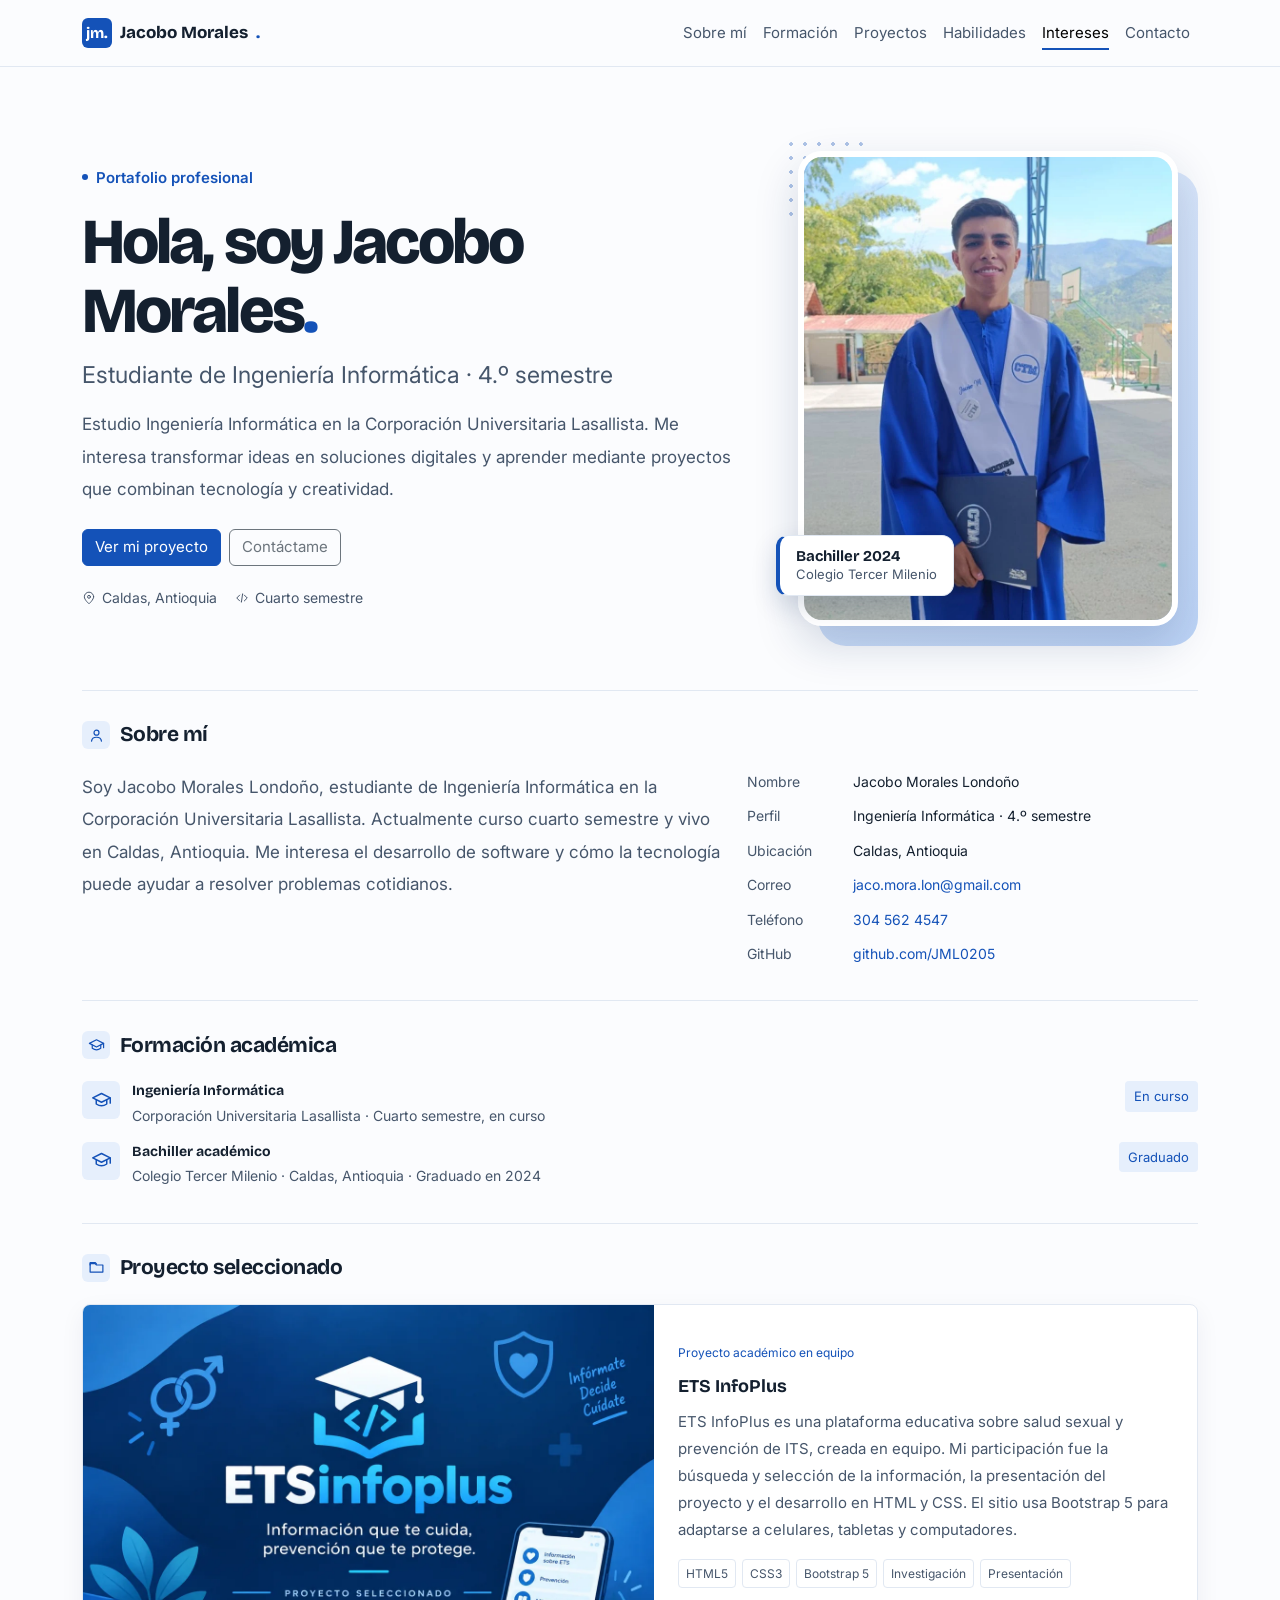
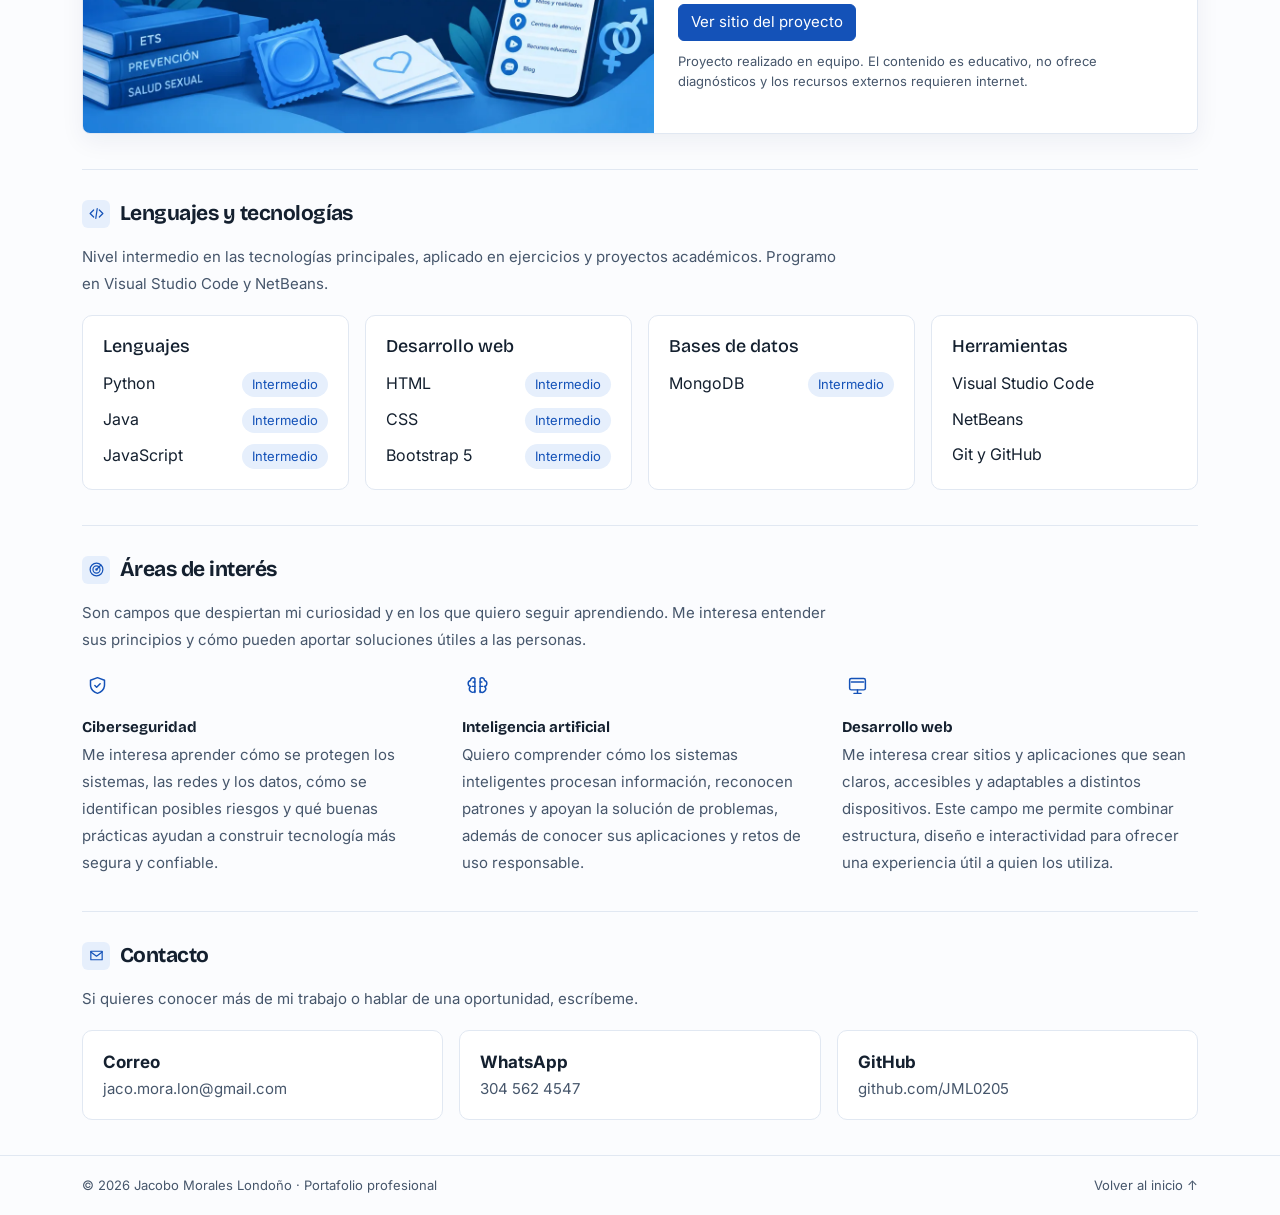
<file: index.html>
<!doctype html>
<html lang="es">
  <head>
    <meta charset="utf-8">
    <meta name="viewport" content="width=device-width, initial-scale=1">
    <meta name="description" content="Portafolio profesional de Jacobo Morales Londoño, estudiante de Ingeniería Informática.">
    <meta name="theme-color" content="#fbfcfe">
    <meta property="og:type" content="website">
    <meta property="og:title" content="Jacobo Morales Londoño | Portafolio">
    <meta property="og:description" content="Estudiante de Ingeniería Informática. Formación, proyectos, tecnologías y áreas de interés.">
    <link rel="icon" href="data:image/svg+xml,%3Csvg xmlns='http://www.w3.org/2000/svg' viewBox='0 0 64 64'%3E%3Crect width='64' height='64' rx='14' fill='%231452b8'/%3E%3Ctext x='32' y='42' font-size='28' font-family='Arial' font-weight='700' text-anchor='middle' fill='white'%3Ejm%3C/text%3E%3C/svg%3E">
    <link rel="preconnect" href="https://fonts.googleapis.com">
    <link rel="preconnect" href="https://fonts.gstatic.com" crossorigin>
    <link href="https://fonts.googleapis.com/css2?family=Bricolage+Grotesque:wght@600;700;800&family=Inter:wght@400;500;600&display=swap" rel="stylesheet">
    <title>Jacobo Morales Londoño | Portafolio</title>
    <!-- Bootstrap 5: framework responsive utilizado en el proyecto. -->
    <link href="https://cdn.jsdelivr.net/npm/bootstrap@5.3.8/dist/css/bootstrap.min.css" rel="stylesheet" integrity="sha384-sRIl4kxILFvY47J16cr9ZwB07vP4J8+LH7qKQnuqkuIAvNWLzeN8tE5YBujZqJLB" crossorigin="anonymous">
    <!-- Estilos propios del portafolio. -->
    <link rel="stylesheet" href="styles.css">
  </head>
  <body>
    <a class="skip-link" href="#sobre-mi">Saltar al contenido</a>
    <!-- Barra que muestra el avance de lectura -->
    <div class="scroll-progress" id="scrollProgress" role="progressbar" aria-label="Progreso de lectura" aria-valuemin="0" aria-valuemax="100" aria-valuenow="0"></div>
    <!-- Navegación principal -->
    <header class="site-header sticky-top">
      <nav class="navbar navbar-expand-md" aria-label="Navegación principal">
        <div class="container portfolio-width">
          <a class="navbar-brand brand" href="#inicio"><span class="brand-mark">jm.</span> Jacobo Morales<span class="text-brand">.</span></a>
          <button class="navbar-toggler" type="button" data-bs-toggle="collapse" data-bs-target="#mainNav" aria-controls="mainNav" aria-expanded="false" aria-label="Abrir o cerrar navegación">
            <span class="navbar-toggler-icon"></span>
          </button>
          <div class="collapse navbar-collapse" id="mainNav">
            <ul class="navbar-nav ms-auto">
              <li class="nav-item">
                <a class="nav-link" href="#sobre-mi">Sobre mí</a>
              </li>
              <li class="nav-item">
                <a class="nav-link" href="#formacion">Formación</a>
              </li>
              <li class="nav-item">
                <a class="nav-link" href="#proyectos">Proyectos</a>
              </li>
              <li class="nav-item">
                <a class="nav-link" href="#habilidades">Habilidades</a>
              </li>
              <li class="nav-item">
                <a class="nav-link" href="#intereses">Intereses</a>
              </li>
              <li class="nav-item">
                <a class="nav-link" href="#contacto">Contacto</a>
              </li>
            </ul>
          </div>
        </div>
      </nav>
    </header>
    <main id="inicio" class="container portfolio-width">
      <!-- Presentación personal -->
      <section class="intro">
        <div class="intro-content">
        <p class="eyebrow">
          <span class="status-dot"></span> Portafolio profesional
        </p>
        <h1>
          Hola, soy Jacobo<br>Morales<span class="text-brand">.</span>
        </h1>
        <p class="intro-title">
          Estudiante de Ingeniería Informática · 4.º semestre
        </p>
        <p class="intro-copy">
          Estudio Ingeniería Informática en la Corporación Universitaria Lasallista. Me interesa transformar ideas en soluciones digitales y aprender mediante proyectos que combinan tecnología y creatividad.
        </p>
        <div class="d-flex flex-wrap gap-2 mt-4">
          <a class="btn btn-primary" href="#proyectos">Ver mi proyecto</a><a class="btn btn-outline-secondary" href="#contacto">Contáctame</a>
        </div>
        <div class="intro-meta">
          <span><svg viewBox="0 0 24 24" aria-hidden="true"><path d="M20 10c0 5-8 12-8 12S4 15 4 10a8 8 0 1 1 16 0Z"/><circle cx="12" cy="10" r="2.5"/></svg>Caldas, Antioquia</span><span><svg viewBox="0 0 24 24" aria-hidden="true"><path d="m8 7-5 5 5 5m8-10 5 5-5 5m-3-12-2 14"/></svg>Cuarto semestre</span>
        </div>
        </div>
        <figure class="intro-figure">
          <picture>
            <source srcset="assets/jacobo-morales.webp" type="image/webp">
            <img class="intro-photo" src="assets/jacobo-morales.jpg" width="902" height="1020" alt="Retrato de Jacobo Morales con toga azul y diploma durante su graduación de bachillerato" fetchpriority="high">
          </picture>
          <figcaption class="intro-badge">
            <strong>Bachiller 2024</strong>
            <span>Colegio Tercer Milenio</span>
          </figcaption>
        </figure>
      </section>
      <!-- Información personal -->
      <section id="sobre-mi" class="portfolio-section">
        <div class="section-heading">
          <span class="section-icon" aria-hidden="true"><svg viewBox="0 0 24 24"><circle cx="12" cy="8" r="3.5"/><path d="M5 20c.4-3.6 2.8-5.5 7-5.5s6.6 1.9 7 5.5"/></svg></span>
          <h2>
            Sobre mí
          </h2>
        </div>
        <div class="row g-4">
          <div class="col-md-7">
            <p class="section-copy">
              Soy Jacobo Morales Londoño, estudiante de Ingeniería Informática en la Corporación Universitaria Lasallista. Actualmente curso cuarto semestre y vivo en Caldas, Antioquia. Me interesa el desarrollo de software y cómo la tecnología puede ayudar a resolver problemas cotidianos.
            </p>
          </div>
          <div class="col-md-5">
            <dl class="details">
              <div>
                <dt>
                  Nombre
                </dt>
                <dd>
                  Jacobo Morales Londoño
                </dd>
              </div>
              <div>
                <dt>
                  Perfil
                </dt>
                <dd>
                  Ingeniería Informática · 4.º semestre
                </dd>
              </div>
              <div>
                <dt>
                  Ubicación
                </dt>
                <dd>
                  Caldas, Antioquia
                </dd>
              </div>
              <div>
                <dt>
                  Correo
                </dt>
                <dd>
                  <a href="mailto:jaco.mora.lon@gmail.com">jaco.mora.lon@gmail.com</a>
                </dd>
              </div>
              <div>
                <dt>
                  Teléfono
                </dt>
                <dd>
                  <a href="tel:+573045624547">304 562 4547</a>
                </dd>
              </div>
              <div>
                <dt>
                  GitHub
                </dt>
                <dd>
                  <a href="https://github.com/JML0205" target="_blank" rel="noopener">github.com/JML0205</a>
                </dd>
              </div>
            </dl>
          </div>
        </div>
      </section>
      <!-- Formación académica -->
      <section id="formacion" class="portfolio-section">
        <div class="section-heading">
          <span class="section-icon" aria-hidden="true"><svg viewBox="0 0 24 24"><path d="m2 9 10-5 10 5-10 5L2 9Z"/><path d="M6 11v5c3.6 2.5 8.4 2.5 12 0v-5M22 9v6"/></svg></span>
          <h2>
            Formación académica
          </h2>
        </div>
        <div class="study-row">
          <div class="study-icon" aria-hidden="true">
            <svg viewBox="0 0 24 24"><path d="m2 9 10-5 10 5-10 5L2 9Z"/><path d="M6 11v5c3.6 2.5 8.4 2.5 12 0v-5M22 9v6"/></svg>
          </div>
          <div>
            <h3>
              Ingeniería Informática
            </h3>
            <p>
              Corporación Universitaria Lasallista · Cuarto semestre, en curso
            </p>
          </div>
          <span class="study-state">En curso</span>
        </div>
          <div class="study-row">
          <div class="study-icon" aria-hidden="true">
            <svg viewBox="0 0 24 24"><path d="m2 9 10-5 10 5-10 5L2 9Z"/><path d="M6 11v5c3.6 2.5 8.4 2.5 12 0v-5M22 9v6"/></svg>
          </div>
          <div>
            <h3>
              Bachiller académico
            </h3>
            <p>
              Colegio Tercer Milenio · Caldas, Antioquia · Graduado en 2024
            </p>
          </div>
          <span class="study-state">Graduado</span>
        </div>
      </section>
      <!-- Proyecto académico -->
      <section id="proyectos" class="portfolio-section">
        <div class="section-heading">
          <span class="section-icon" aria-hidden="true"><svg viewBox="0 0 24 24"><path d="M3 6.5h7l2 2h9v10H3z"/><path d="M3 8.5V5h7l2 2"/></svg></span>
          <h2>
            Proyecto seleccionado
          </h2>
        </div>
        <article class="project-card">
          <img class="project-img" src="assets/ets-infoplus.webp" width="1200" height="900" loading="lazy" alt="Portada del proyecto ETS InfoPlus: logo con birrete y código, el lema «Información que te cuida, prevención que te protege», libros sobre salud sexual y un celular con el menú del sitio.">
          <div class="project-body">
            <p class="project-category">
              Proyecto académico en equipo
            </p>
            <h3>
              ETS InfoPlus
            </h3>
            <p>
              ETS InfoPlus es una plataforma educativa sobre salud sexual y prevención de ITS, creada en equipo. Mi participación fue la búsqueda y selección de la información, la presentación del proyecto y el desarrollo en HTML y CSS. El sitio usa Bootstrap 5 para adaptarse a celulares, tabletas y computadores.
            </p>
            <div class="tags">
              <span>HTML5</span><span>CSS3</span><span>Bootstrap 5</span><span>Investigación</span><span>Presentación</span>
            </div>
            <a class="btn btn-primary mt-3" href="proyecto-ets/index.html" target="_blank" rel="noopener">Ver sitio del proyecto</a>
            <p class="fine-print">
              Proyecto realizado en equipo. El contenido es educativo, no ofrece diagnósticos y los recursos externos requieren internet.
            </p>
          </div>
        </article>
      </section>
      <!-- Lenguajes y tecnologías -->
      <section id="habilidades" class="portfolio-section">
        <div class="section-heading">
          <span class="section-icon" aria-hidden="true"><svg viewBox="0 0 24 24"><path d="m8 7-5 5 5 5m8-10 5 5-5 5m-3-12-2 14"/></svg></span>
          <h2>
            Lenguajes y tecnologías
          </h2>
        </div>
        <p class="section-intro">
          Nivel intermedio en las tecnologías principales, aplicado en ejercicios y proyectos académicos. Programo en Visual Studio Code y NetBeans.
        </p>
        <div class="row g-3 skill-groups">
          <div class="col-12 col-md-6 col-lg-3">
            <div class="skill-group">
              <h3>Lenguajes</h3>
              <ul><li><span>Python</span><em>Intermedio</em></li><li><span>Java</span><em>Intermedio</em></li><li><span>JavaScript</span><em>Intermedio</em></li></ul>
            </div>
          </div>
          <div class="col-12 col-md-6 col-lg-3">
            <div class="skill-group">
              <h3>Desarrollo web</h3>
              <ul><li><span>HTML</span><em>Intermedio</em></li><li><span>CSS</span><em>Intermedio</em></li><li><span>Bootstrap 5</span><em>Intermedio</em></li></ul>
            </div>
          </div>
          <div class="col-12 col-md-6 col-lg-3">
            <div class="skill-group">
              <h3>Bases de datos</h3>
              <ul><li><span>MongoDB</span><em>Intermedio</em></li></ul>
            </div>
          </div>
          <div class="col-12 col-md-6 col-lg-3">
            <div class="skill-group">
              <h3>Herramientas</h3>
              <ul><li><span>Visual Studio Code</span></li><li><span>NetBeans</span></li><li><span>Git y GitHub</span></li></ul>
            </div>
          </div>
        </div>
      </section>
      <!-- Intereses profesionales -->
      <section id="intereses" class="portfolio-section">
        <div class="section-heading">
          <span class="section-icon" aria-hidden="true"><svg viewBox="0 0 24 24"><circle cx="12" cy="12" r="9"/><circle cx="12" cy="12" r="5"/><circle cx="12" cy="12" r="1"/><path d="m13 11 5-5"/></svg></span>
          <h2>
            Áreas de interés
          </h2>
        </div>
        <p class="section-intro">
          Son campos que despiertan mi curiosidad y en los que quiero seguir aprendiendo. Me interesa entender sus principios y cómo pueden aportar soluciones útiles a las personas.
        </p>
        <div class="row g-4">
          <article class="col-12 col-lg-4 interest">
            <span class="interest-icon" aria-hidden="true"><svg viewBox="0 0 24 24"><path d="M12 3 20 6v5c0 5-3.5 8.5-8 10-4.5-1.5-8-5-8-10V6l8-3Z"/><path d="m9 12 2 2 4-4"/></svg></span>
            <h3>
              Ciberseguridad
            </h3>
            <p>
              Me interesa aprender cómo se protegen los sistemas, las redes y los datos, cómo se identifican posibles riesgos y qué buenas prácticas ayudan a construir tecnología más segura y confiable.
            </p>
          </article>
          <article class="col-12 col-lg-4 interest">
            <span class="interest-icon" aria-hidden="true"><svg viewBox="0 0 24 24"><path d="M9 4a3 3 0 0 0-5 2.2A3.5 3.5 0 0 0 4 13a3.5 3.5 0 0 0 5 5.8V4Zm6 0a3 3 0 0 1 5 2.2A3.5 3.5 0 0 1 20 13a3.5 3.5 0 0 1-5 5.8V4Z"/><path d="M9 8H7m2 5H6m9-5h2m-2 5h3m-9 5v2m6-2v2"/></svg></span>
            <h3>
              Inteligencia artificial
            </h3>
            <p>
              Quiero comprender cómo los sistemas inteligentes procesan información, reconocen patrones y apoyan la solución de problemas, además de conocer sus aplicaciones y retos de uso responsable.
            </p>
          </article>
          <article class="col-12 col-lg-4 interest">
            <span class="interest-icon" aria-hidden="true"><svg viewBox="0 0 24 24"><rect x="3" y="4" width="18" height="13" rx="2"/><path d="M8 21h8m-4-4v4m-7-13h14"/></svg></span>
            <h3>
              Desarrollo web
            </h3>
            <p>
              Me interesa crear sitios y aplicaciones que sean claros, accesibles y adaptables a distintos dispositivos. Este campo me permite combinar estructura, diseño e interactividad para ofrecer una experiencia útil a quien los utiliza.
            </p>
          </article>
        </div>
      </section>
      <!-- Contacto -->
      <section id="contacto" class="portfolio-section">
        <div class="section-heading">
          <span class="section-icon" aria-hidden="true"><svg viewBox="0 0 24 24"><path d="M4 6h16v12H4z"/><path d="m4 7 8 6 8-6"/></svg></span>
          <h2>Contacto</h2>
        </div>
        <p class="section-intro">Si quieres conocer más de mi trabajo o hablar de una oportunidad, escríbeme.</p>
        <div class="row g-3">
          <div class="col-12 col-md-4"><a class="contact-link" href="mailto:jaco.mora.lon@gmail.com"><strong>Correo</strong><span>jaco.mora.lon@gmail.com</span></a></div>
          <div class="col-12 col-md-4"><a class="contact-link" href="https://wa.me/573045624547" target="_blank" rel="noopener"><strong>WhatsApp</strong><span>304 562 4547</span></a></div>
          <div class="col-12 col-md-4"><a class="contact-link" href="https://github.com/JML0205" target="_blank" rel="noopener"><strong>GitHub</strong><span>github.com/JML0205</span></a></div>
        </div>
      </section>
    </main>
    <!-- Pie de página -->
    <footer class="site-footer">
      <div class="container portfolio-width d-flex justify-content-between flex-wrap gap-3">
        <span>© <span id="year">2026</span> Jacobo Morales Londoño · Portafolio profesional</span><a href="#inicio">Volver al inicio ↑</a>
      </div>
    </footer>
    <!-- Botón para volver al inicio, aparece al desplazarse por la página -->
    <button class="back-to-top" id="backToTop" type="button" aria-label="Volver al inicio" title="Volver al inicio" hidden>
      <svg viewBox="0 0 24 24" aria-hidden="true"><path d="m6 14 6-6 6 6M12 8v11"/></svg>
    </button>
    <!-- Bootstrap Bundle: componentes interactivos y menú responsive. -->
    <script src="https://cdn.jsdelivr.net/npm/bootstrap@5.3.8/dist/js/bootstrap.bundle.min.js" integrity="sha384-FKyoEForCGlyvwx9Hj09JcYn3nv7wiPVlz7YYwJrWVcXK/BmnVDxM+D2scQbITxI" crossorigin="anonymous"></script>
    <!-- JavaScript propio: interacciones del portafolio. -->
    <script src="script.js"></script>
  </body>
</html>
</file>
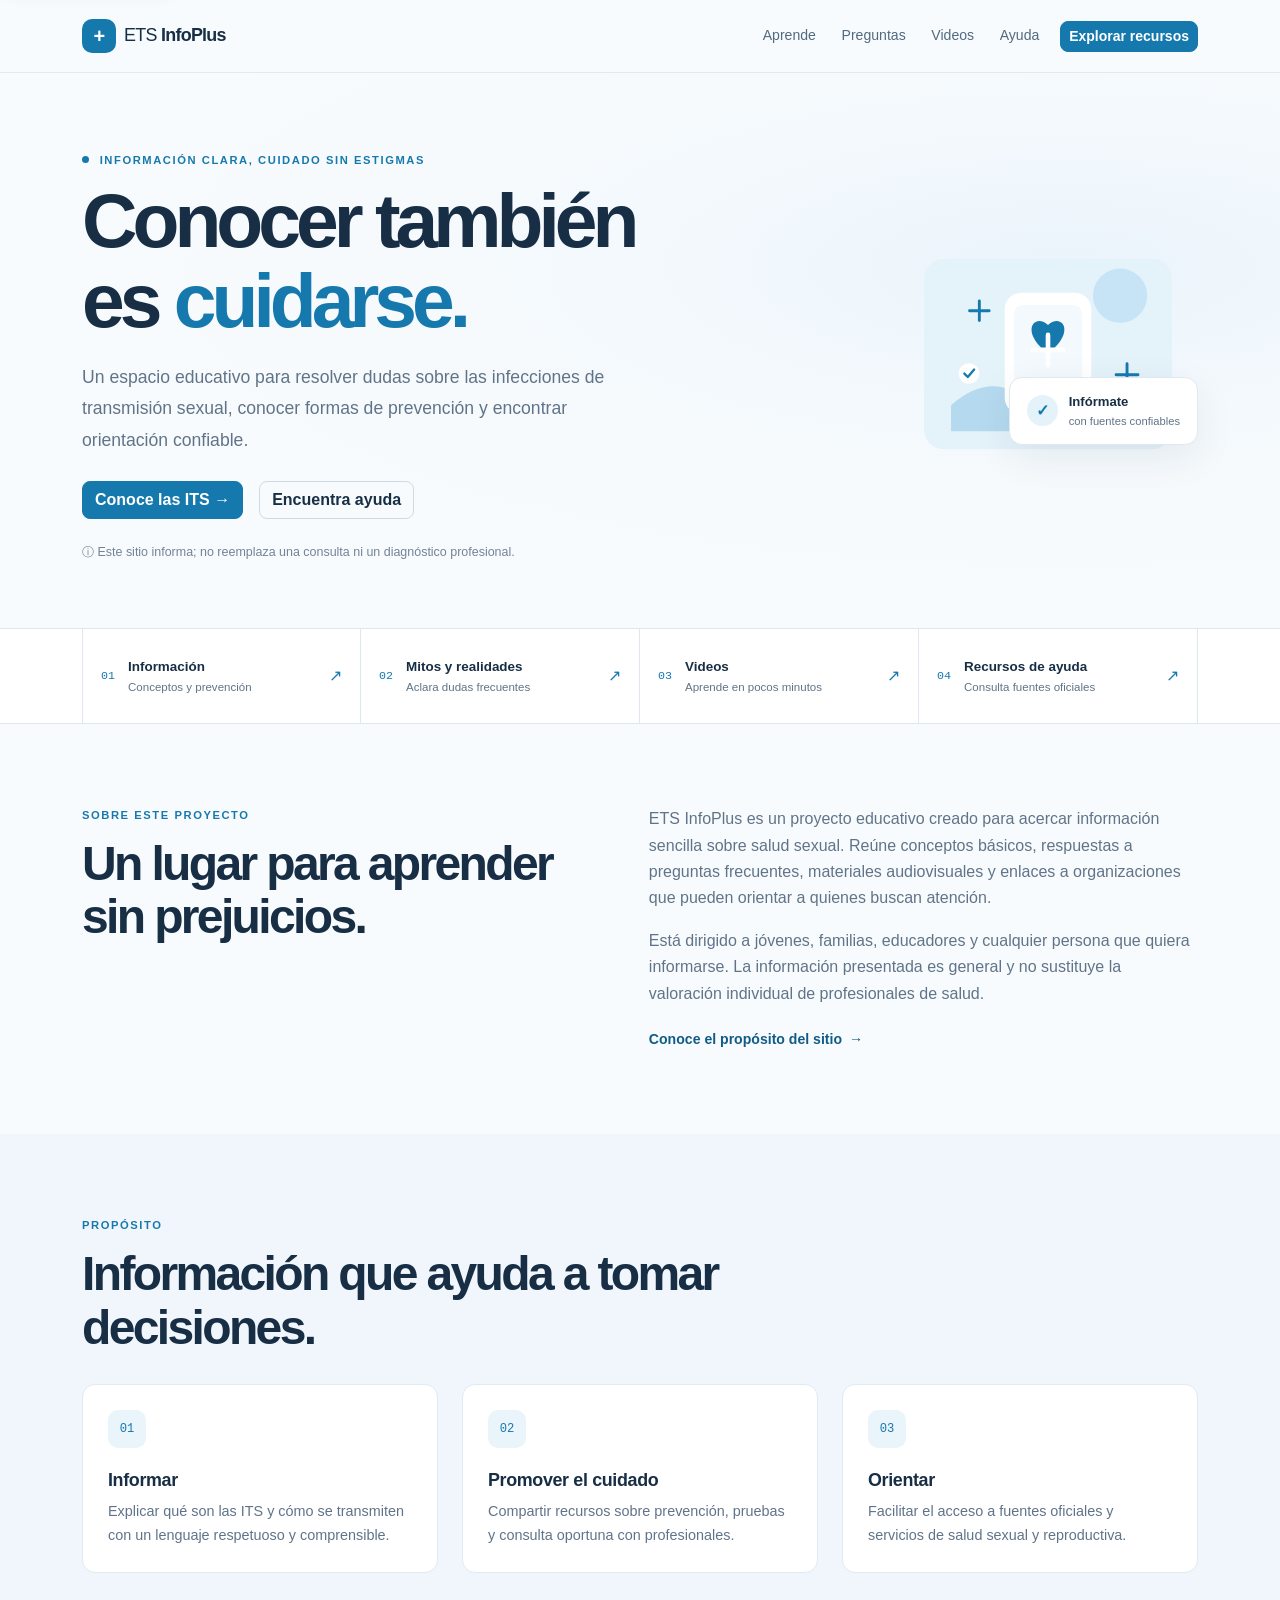
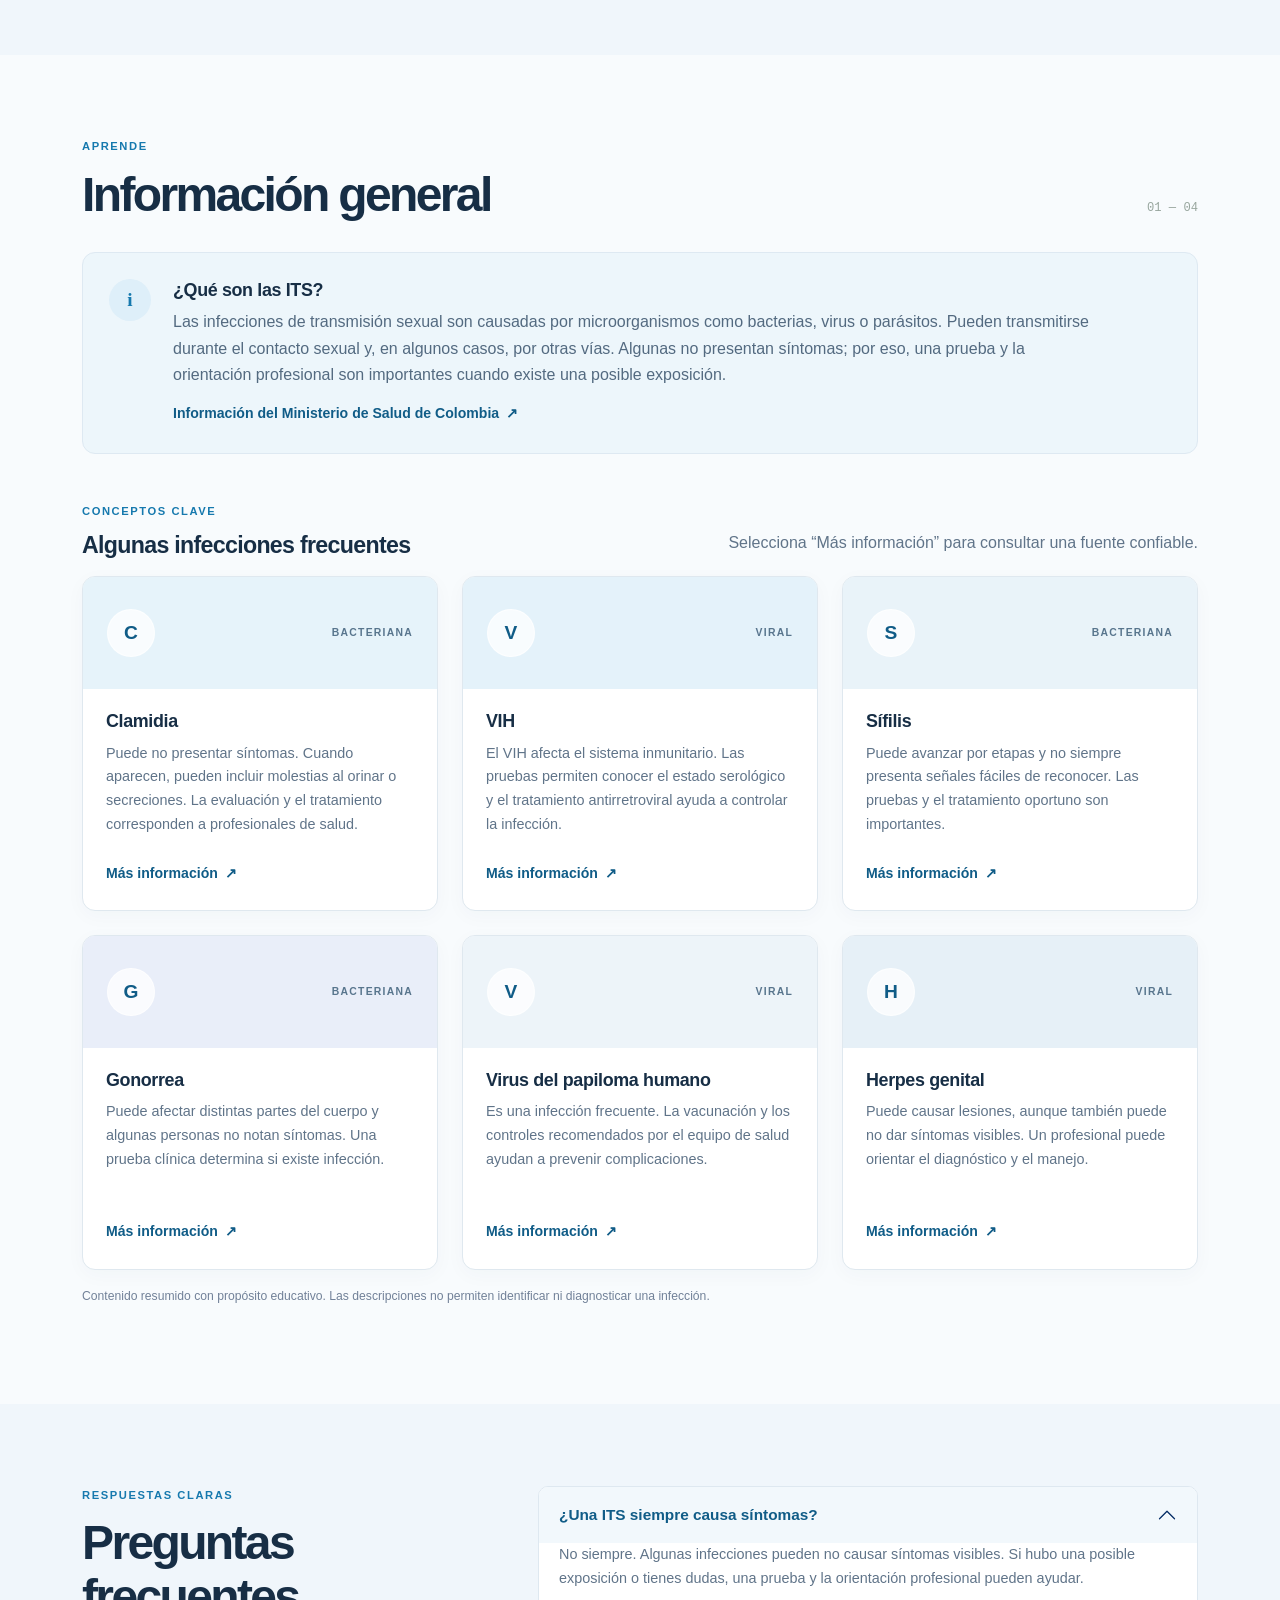
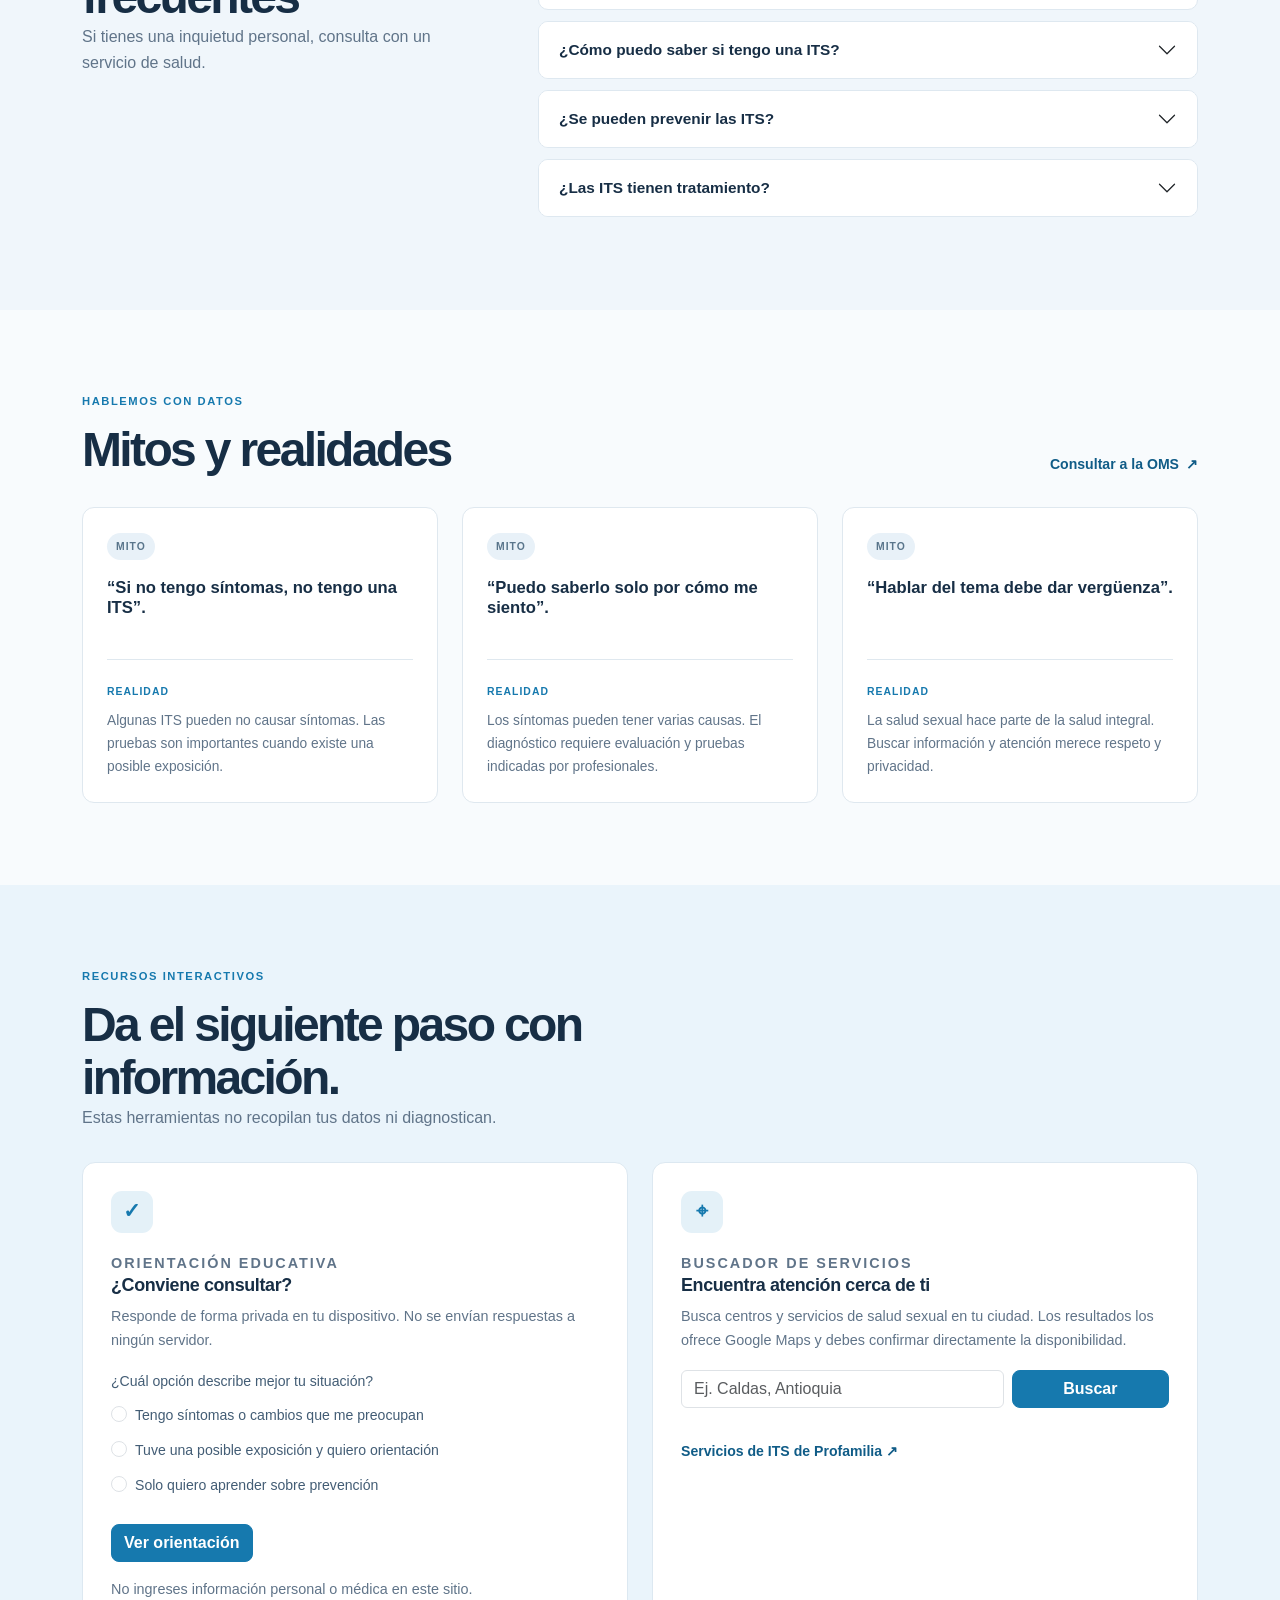
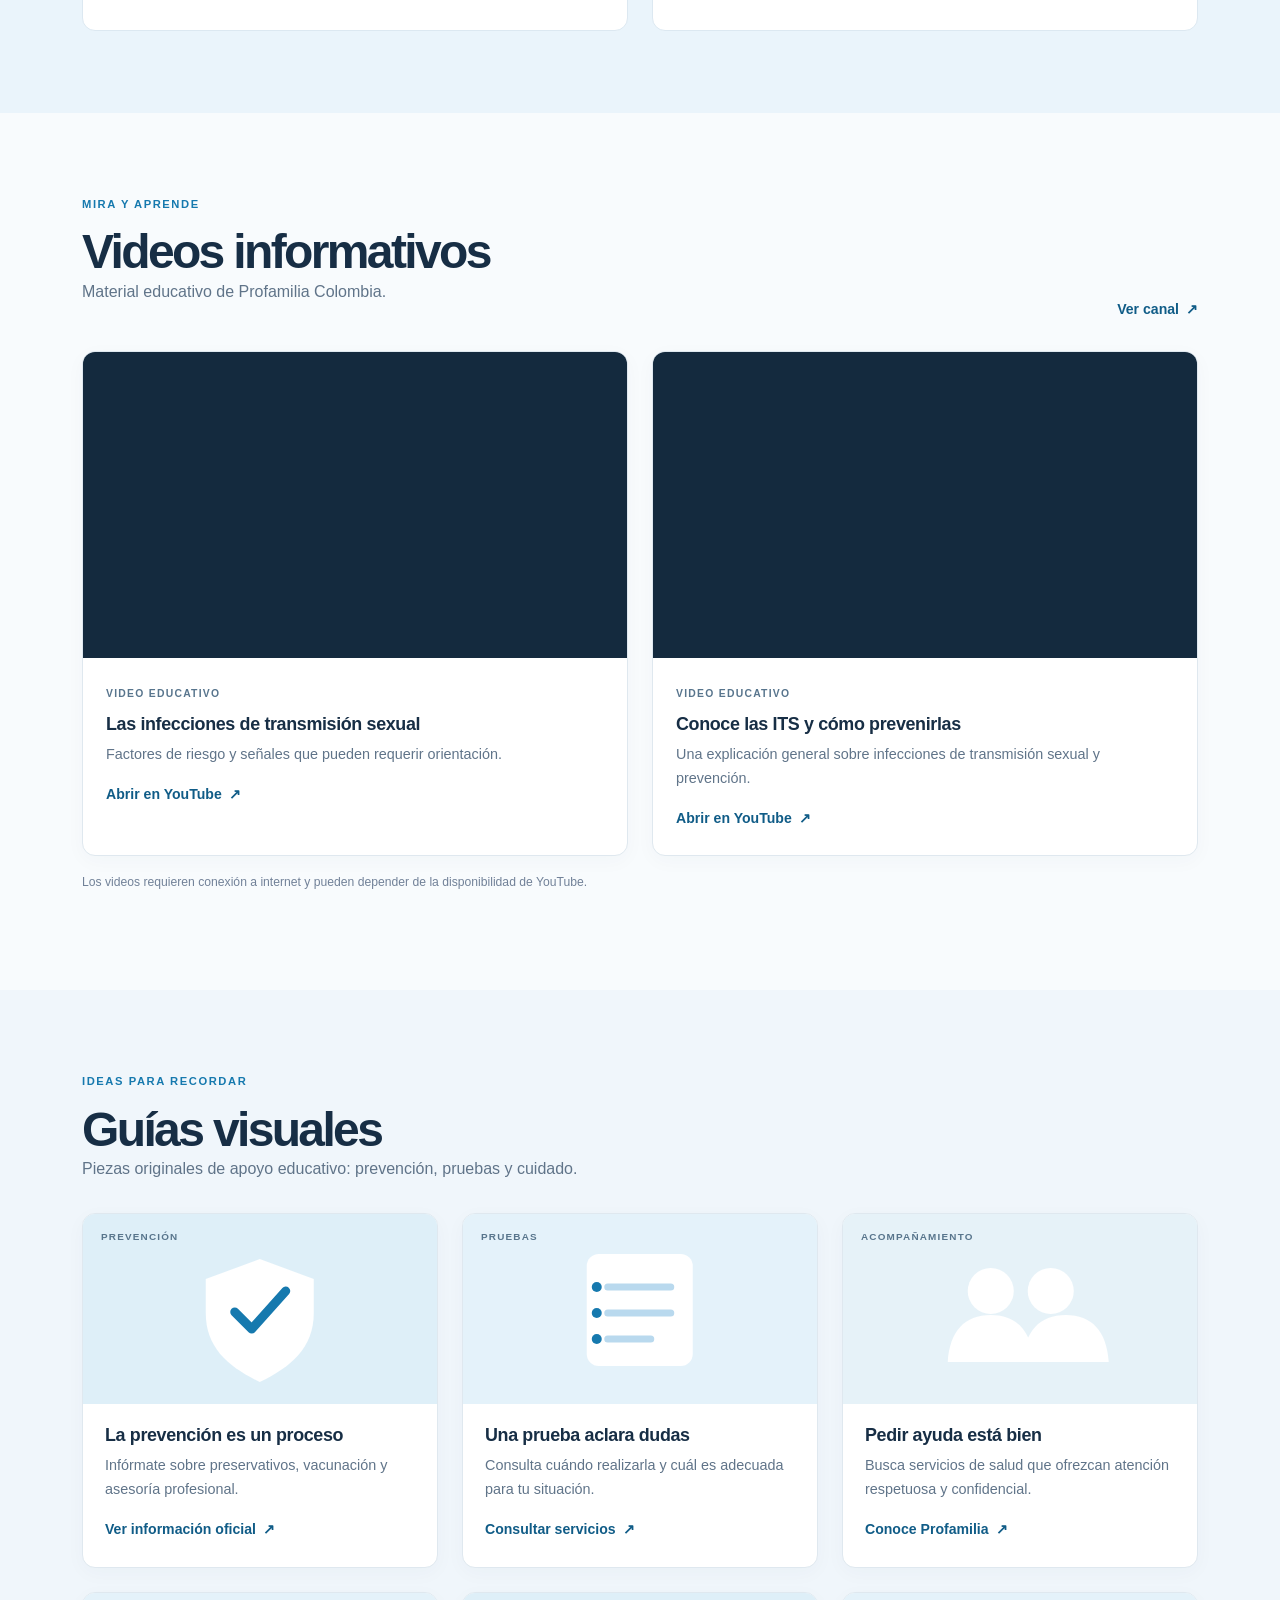
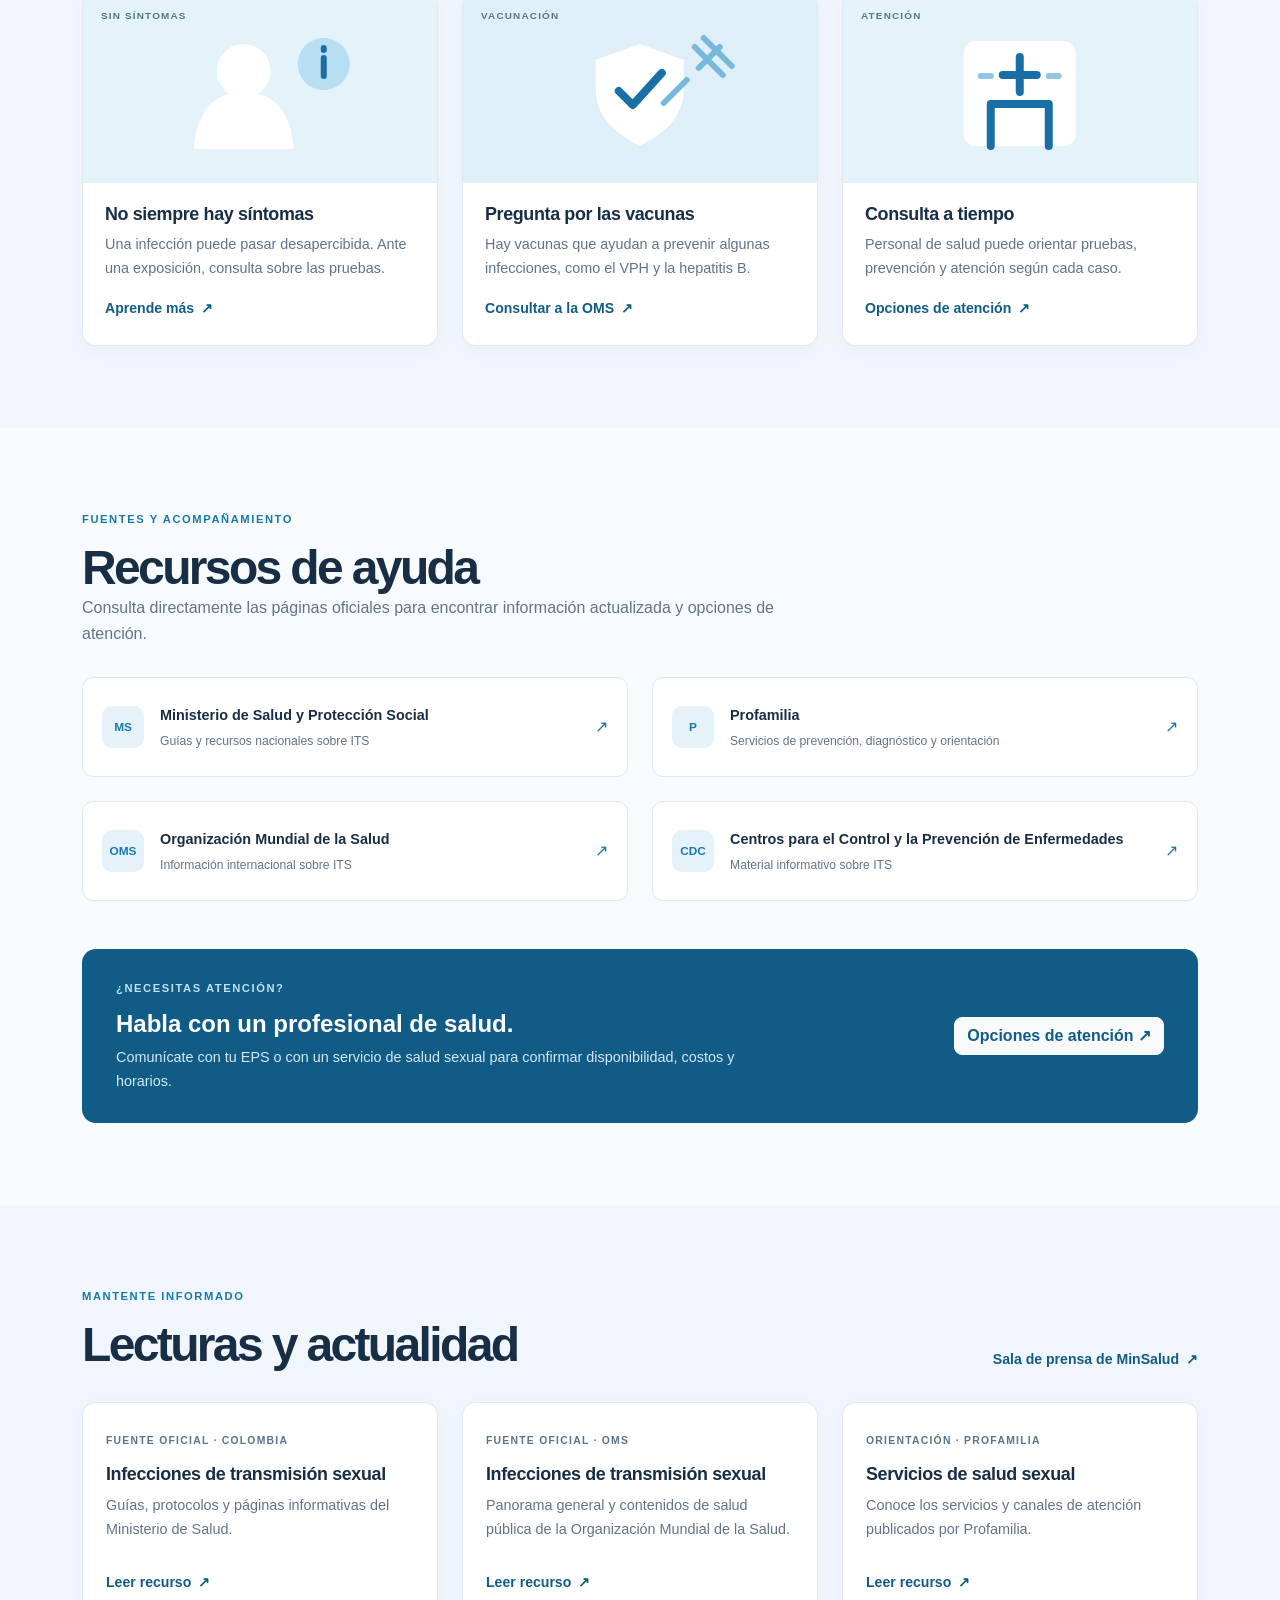
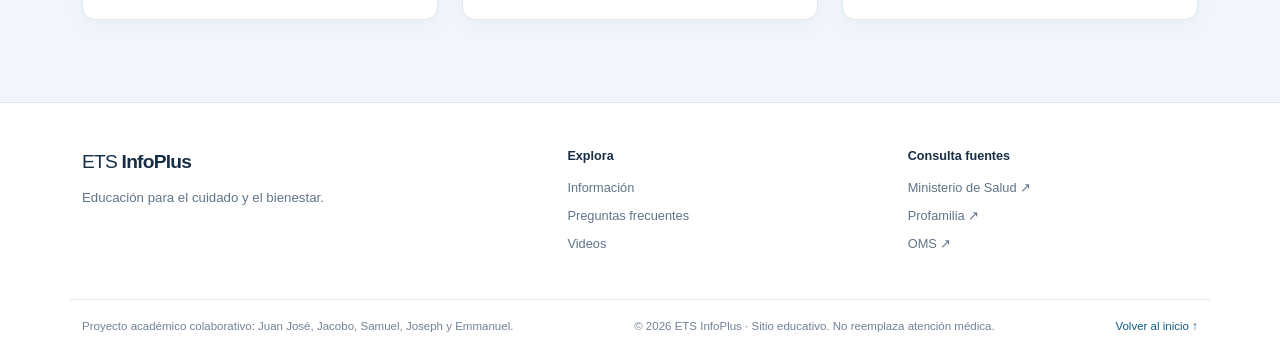
<file: proyecto-ets/index.html>
<!doctype html>
<html lang="es">
<head>
  <meta charset="utf-8">
  <meta name="viewport" content="width=device-width, initial-scale=1">
  <meta name="description" content="ETS InfoPlus: recursos educativos para aprender sobre prevención, pruebas y atención de las infecciones de transmisión sexual.">
  <meta name="theme-color" content="#f5f9fc">
  <link rel="icon" href="data:image/svg+xml,%3Csvg xmlns='http://www.w3.org/2000/svg' viewBox='0 0 64 64'%3E%3Crect width='64' height='64' rx='14' fill='%231452b8'/%3E%3Ctext x='32' y='42' font-size='28' font-family='Arial' font-weight='700' text-anchor='middle' fill='white'%3Ejm%3C/text%3E%3C/svg%3E">
    <title>ETS InfoPlus | Educación y cuidado sexual</title>
  <!-- Bootstrap 5: sistema de cuadrícula, componentes y diseño responsive. -->
  <link href="https://cdn.jsdelivr.net/npm/bootstrap@5.3.8/dist/css/bootstrap.min.css" rel="stylesheet" integrity="sha384-sRIl4kxILFvY47J16cr9ZwB07vP4J8+LH7qKQnuqkuIAvNWLzeN8tE5YBujZqJLB" crossorigin="anonymous">
  <!-- Estilos personalizados del sitio. -->
  <link rel="stylesheet" href="style.css">
  <script defer src="script.js"></script>
</head>
<body>
  <a class="skip-link" href="#contenido">Saltar al contenido</a>

  <!-- Navegación principal -->
  <header class="site-header sticky-top">
    <nav class="navbar navbar-expand-lg" aria-label="Navegación principal">
      <div class="container">
        <a class="navbar-brand d-flex align-items-center gap-2" href="#inicio" aria-label="ETS InfoPlus, inicio">
          <span class="brand-mark" aria-hidden="true">+</span><span>ETS <strong>InfoPlus</strong></span>
        </a>
        <button class="navbar-toggler" type="button" data-bs-toggle="collapse" data-bs-target="#mainNav" aria-controls="mainNav" aria-expanded="false" aria-label="Abrir o cerrar menú">
          <span class="navbar-toggler-icon"></span>
        </button>
        <div class="collapse navbar-collapse" id="mainNav">
          <ul class="navbar-nav ms-auto align-items-lg-center">
            <li class="nav-item"><a class="nav-link" href="#general-info">Aprende</a></li>
            <li class="nav-item"><a class="nav-link" href="#faq">Preguntas</a></li>
            <li class="nav-item"><a class="nav-link" href="#videos">Videos</a></li>
            <li class="nav-item"><a class="nav-link" href="#resources">Ayuda</a></li>
            <li class="nav-item ms-lg-2"><a class="btn btn-brand btn-sm" href="#tools">Explorar recursos</a></li>
          </ul>
        </div>
      </div>
    </nav>
  </header>

  <main id="contenido">
    <!-- Portada y propósito del proyecto -->
    <section class="hero-section" id="inicio">
      <div class="container hero-grid">
        <div class="hero-copy">
          <p class="eyebrow"><span class="eyebrow-dot"></span> INFORMACIÓN CLARA, CUIDADO SIN ESTIGMAS</p>
          <h1>Conocer también es <span>cuidarse.</span></h1>
          <p class="hero-lead">Un espacio educativo para resolver dudas sobre las infecciones de transmisión sexual, conocer formas de prevención y encontrar orientación confiable.</p>
          <div class="d-flex flex-wrap gap-3 mt-4">
            <a class="btn btn-brand" href="#general-info">Conoce las ITS <span aria-hidden="true">→</span></a>
            <a class="btn btn-outline-brand" href="#resources">Encuentra ayuda</a>
          </div>
          <p class="hero-note"><span aria-hidden="true">ⓘ</span> Este sitio informa; no reemplaza una consulta ni un diagnóstico profesional.</p>
        </div>
        <div class="hero-art" aria-label="Ilustración vectorial de salud y bienestar" role="img">
          <svg viewBox="0 0 520 410" xmlns="http://www.w3.org/2000/svg" aria-hidden="true">
            <rect x="45" y="36" width="430" height="330" rx="34" fill="#e4f2fa"/>
            <circle cx="385" cy="100" r="47" fill="#c6e4f5"/>
            <path d="M92 290c47-42 93-44 140-5 43 35 94 41 148 5 32-21 65-26 98-13v58H92z" fill="#b5d9ee"/>
            <rect x="185" y="95" width="150" height="210" rx="28" fill="#fff"/>
            <rect x="201" y="116" width="118" height="166" rx="15" fill="#f3f9fd"/>
            <path d="M260 151c-21-22-52 9 0 49 52-40 21-71 0-49Z" fill="#1679ae"/>
            <path d="M260 168v53m-26-27h52" stroke="#fff" stroke-width="8" stroke-linecap="round"/>
            <circle cx="260" cy="294" r="5" fill="#c6e4f5"/>
            <path d="M124 126h34m-17-17v34M378 237h38m-19-19v38" stroke="#1679ae" stroke-width="5" stroke-linecap="round"/>
            <circle cx="123" cy="235" r="18" fill="#fff"/><path d="m115 235 6 6 11-13" fill="none" stroke="#1679ae" stroke-width="4" stroke-linecap="round" stroke-linejoin="round"/>
          </svg>
          <div class="hero-badge"><span class="badge-icon" aria-hidden="true">✓</span><span><strong>Infórmate</strong><small>con fuentes confiables</small></span></div>
        </div>
      </div>
    </section>

    <!-- Accesos a las secciones informativas -->
    <section class="quick-links" aria-label="Explora el contenido">
      <div class="container quick-links-grid">
        <a href="#general-info"><span class="quick-number">01</span><span><strong>Información</strong><small>Conceptos y prevención</small></span><span class="arrow" aria-hidden="true">↗</span></a>
        <a href="#myths"><span class="quick-number">02</span><span><strong>Mitos y realidades</strong><small>Aclara dudas frecuentes</small></span><span class="arrow" aria-hidden="true">↗</span></a>
        <a href="#videos"><span class="quick-number">03</span><span><strong>Videos</strong><small>Aprende en pocos minutos</small></span><span class="arrow" aria-hidden="true">↗</span></a>
        <a href="#resources"><span class="quick-number">04</span><span><strong>Recursos de ayuda</strong><small>Consulta fuentes oficiales</small></span><span class="arrow" aria-hidden="true">↗</span></a>
      </div>
    </section>

    <!-- Introducción y objetivos del proyecto -->
    <section class="section-space" id="intro">
      <div class="container intro-grid">
        <div>
          <p class="eyebrow">SOBRE ESTE PROYECTO</p>
          <h2>Un lugar para aprender <span>sin prejuicios.</span></h2>
        </div>
        <div class="intro-text">
          <p>ETS InfoPlus es un proyecto educativo creado para acercar información sencilla sobre salud sexual. Reúne conceptos básicos, respuestas a preguntas frecuentes, materiales audiovisuales y enlaces a organizaciones que pueden orientar a quienes buscan atención.</p>
          <p>Está dirigido a jóvenes, familias, educadores y cualquier persona que quiera informarse. La información presentada es general y no sustituye la valoración individual de profesionales de salud.</p>
          <a class="text-link" href="#objectives">Conoce el propósito del sitio <span aria-hidden="true">→</span></a>
        </div>
      </div>
    </section>

    <section class="section-space objectives-section" id="objectives">
      <div class="container">
        <div class="section-heading"><p class="eyebrow">PROPÓSITO</p><h2>Información que ayuda a tomar decisiones.</h2></div>
        <div class="row g-4">
          <div class="col-md-4"><article class="purpose-card h-100"><span class="purpose-icon" aria-hidden="true">01</span><h3>Informar</h3><p>Explicar qué son las ITS y cómo se transmiten con un lenguaje respetuoso y comprensible.</p></article></div>
          <div class="col-md-4"><article class="purpose-card h-100"><span class="purpose-icon" aria-hidden="true">02</span><h3>Promover el cuidado</h3><p>Compartir recursos sobre prevención, pruebas y consulta oportuna con profesionales.</p></article></div>
          <div class="col-md-4"><article class="purpose-card h-100"><span class="purpose-icon" aria-hidden="true">03</span><h3>Orientar</h3><p>Facilitar el acceso a fuentes oficiales y servicios de salud sexual y reproductiva.</p></article></div>
        </div>
      </div>
    </section>

    <!-- Conceptos generales y fichas educativas -->
    <section class="section-space" id="general-info">
      <div class="container">
        <div class="section-heading section-heading-row"><div><p class="eyebrow">APRENDE</p><h2>Información general</h2></div><span class="section-index">01 — 04</span></div>
        <div class="definition-card mb-5">
          <div class="definition-icon" aria-hidden="true">i</div>
          <div><h3>¿Qué son las ITS?</h3><p>Las infecciones de transmisión sexual son causadas por microorganismos como bacterias, virus o parásitos. Pueden transmitirse durante el contacto sexual y, en algunos casos, por otras vías. Algunas no presentan síntomas; por eso, una prueba y la orientación profesional son importantes cuando existe una posible exposición.</p><a class="text-link" href="https://www2.minsalud.gov.co/salud/publica/ssr/Paginas/infecciones-transmision-sexual-vih-sida.aspx" target="_blank" rel="noopener noreferrer">Información del Ministerio de Salud de Colombia <span aria-hidden="true">↗</span></a></div>
        </div>
        <div class="d-flex flex-wrap justify-content-between align-items-end gap-3 mb-3"><div><p class="eyebrow">CONCEPTOS CLAVE</p><h3 class="subheading">Algunas infecciones frecuentes</h3></div><p class="muted mb-1">Selecciona “Más información” para consultar una fuente confiable.</p></div>
        <div class="row g-4" id="types">
          <div class="col-md-6 col-lg-4"><article class="condition-card h-100"><div class="condition-top tone-mint"><span class="condition-symbol" aria-hidden="true">C</span><span class="condition-label">BACTERIANA</span></div><div class="condition-body"><h4>Clamidia</h4><p>Puede no presentar síntomas. Cuando aparecen, pueden incluir molestias al orinar o secreciones. La evaluación y el tratamiento corresponden a profesionales de salud.</p><a href="https://www.who.int/es/news-room/fact-sheets/detail/chlamydia" target="_blank" rel="noopener noreferrer" class="text-link">Más información <span aria-hidden="true">↗</span></a></div></article></div>
          <div class="col-md-6 col-lg-4"><article class="condition-card h-100"><div class="condition-top tone-blue"><span class="condition-symbol" aria-hidden="true">V</span><span class="condition-label">VIRAL</span></div><div class="condition-body"><h4>VIH</h4><p>El VIH afecta el sistema inmunitario. Las pruebas permiten conocer el estado serológico y el tratamiento antirretroviral ayuda a controlar la infección.</p><a href="https://www.who.int/es/news-room/fact-sheets/detail/hiv-aids" target="_blank" rel="noopener noreferrer" class="text-link">Más información <span aria-hidden="true">↗</span></a></div></article></div>
          <div class="col-md-6 col-lg-4"><article class="condition-card h-100"><div class="condition-top tone-peach"><span class="condition-symbol" aria-hidden="true">S</span><span class="condition-label">BACTERIANA</span></div><div class="condition-body"><h4>Sífilis</h4><p>Puede avanzar por etapas y no siempre presenta señales fáciles de reconocer. Las pruebas y el tratamiento oportuno son importantes.</p><a href="https://www.who.int/es/news-room/fact-sheets/detail/syphilis" target="_blank" rel="noopener noreferrer" class="text-link">Más información <span aria-hidden="true">↗</span></a></div></article></div>
          <div class="col-md-6 col-lg-4"><article class="condition-card h-100"><div class="condition-top tone-lilac"><span class="condition-symbol" aria-hidden="true">G</span><span class="condition-label">BACTERIANA</span></div><div class="condition-body"><h4>Gonorrea</h4><p>Puede afectar distintas partes del cuerpo y algunas personas no notan síntomas. Una prueba clínica determina si existe infección.</p><a href="https://www.who.int/es/news-room/fact-sheets/detail/gonorrhoea-%28neisseria-gonorrhoeae-infection%29" target="_blank" rel="noopener noreferrer" class="text-link">Más información <span aria-hidden="true">↗</span></a></div></article></div>
          <div class="col-md-6 col-lg-4"><article class="condition-card h-100"><div class="condition-top tone-yellow"><span class="condition-symbol" aria-hidden="true">V</span><span class="condition-label">VIRAL</span></div><div class="condition-body"><h4>Virus del papiloma humano</h4><p>Es una infección frecuente. La vacunación y los controles recomendados por el equipo de salud ayudan a prevenir complicaciones.</p><a href="https://www.who.int/es/news-room/fact-sheets/detail/human-papilloma-virus-and-cancer" target="_blank" rel="noopener noreferrer" class="text-link">Más información <span aria-hidden="true">↗</span></a></div></article></div>
          <div class="col-md-6 col-lg-4"><article class="condition-card h-100"><div class="condition-top tone-rose"><span class="condition-symbol" aria-hidden="true">H</span><span class="condition-label">VIRAL</span></div><div class="condition-body"><h4>Herpes genital</h4><p>Puede causar lesiones, aunque también puede no dar síntomas visibles. Un profesional puede orientar el diagnóstico y el manejo.</p><a href="https://www.who.int/es/news-room/fact-sheets/detail/herpes-simplex-virus" target="_blank" rel="noopener noreferrer" class="text-link">Más información <span aria-hidden="true">↗</span></a></div></article></div>
        </div>
        <p class="source-note mt-3">Contenido resumido con propósito educativo. Las descripciones no permiten identificar ni diagnosticar una infección.</p>
      </div>
    </section>

    <!-- Preguntas frecuentes -->
    <section class="section-space soft-section" id="faq">
      <div class="container faq-layout">
        <div class="section-heading"><p class="eyebrow">RESPUESTAS CLARAS</p><h2>Preguntas frecuentes</h2><p class="muted">Si tienes una inquietud personal, consulta con un servicio de salud.</p></div>
        <div class="accordion faq-accordion" id="faqAccordion">
          <div class="accordion-item"><h3 class="accordion-header"><button class="accordion-button" type="button" data-bs-toggle="collapse" data-bs-target="#faqOne" aria-expanded="true" aria-controls="faqOne">¿Una ITS siempre causa síntomas?</button></h3><div id="faqOne" class="accordion-collapse collapse show" data-bs-parent="#faqAccordion"><div class="accordion-body">No siempre. Algunas infecciones pueden no causar síntomas visibles. Si hubo una posible exposición o tienes dudas, una prueba y la orientación profesional pueden ayudar.</div></div></div>
          <div class="accordion-item"><h3 class="accordion-header"><button class="accordion-button collapsed" type="button" data-bs-toggle="collapse" data-bs-target="#faqTwo" aria-expanded="false" aria-controls="faqTwo">¿Cómo puedo saber si tengo una ITS?</button></h3><div id="faqTwo" class="accordion-collapse collapse" data-bs-parent="#faqAccordion"><div class="accordion-body">La manera de confirmarlo es consultar con un profesional y realizar las pruebas indicadas. Un cuestionario o una lista de síntomas no reemplaza esas pruebas.</div></div></div>
          <div class="accordion-item"><h3 class="accordion-header"><button class="accordion-button collapsed" type="button" data-bs-toggle="collapse" data-bs-target="#faqThree" aria-expanded="false" aria-controls="faqThree">¿Se pueden prevenir las ITS?</button></h3><div id="faqThree" class="accordion-collapse collapse" data-bs-parent="#faqAccordion"><div class="accordion-body">Hay estrategias de prevención, como el uso correcto de preservativos, la vacunación disponible para algunas infecciones, pruebas y asesoría en salud sexual. El equipo de salud puede explicar cuáles aplican a cada persona.</div></div></div>
          <div class="accordion-item"><h3 class="accordion-header"><button class="accordion-button collapsed" type="button" data-bs-toggle="collapse" data-bs-target="#faqFour" aria-expanded="false" aria-controls="faqFour">¿Las ITS tienen tratamiento?</button></h3><div id="faqFour" class="accordion-collapse collapse" data-bs-parent="#faqAccordion"><div class="accordion-body">El tratamiento depende de la infección. Algunas se curan con medicamentos y otras pueden controlarse. Evita automedicarte y sigue las indicaciones de personal de salud.</div></div></div>
        </div>
      </div>
    </section>

    <!-- Mitos y realidades -->
    <section class="section-space" id="myths">
      <div class="container">
        <div class="section-heading section-heading-row"><div><p class="eyebrow">HABLEMOS CON DATOS</p><h2>Mitos y realidades</h2></div><a class="text-link" href="https://www.who.int/es/health-topics/sexually-transmitted-infections" target="_blank" rel="noopener noreferrer">Consultar a la OMS <span aria-hidden="true">↗</span></a></div>
        <div class="row g-4">
          <div class="col-md-4"><article class="myth-card h-100"><span class="myth-tag">MITO</span><h3>“Si no tengo síntomas, no tengo una ITS”.</h3><div class="reality"><strong>REALIDAD</strong><p>Algunas ITS pueden no causar síntomas. Las pruebas son importantes cuando existe una posible exposición.</p></div></article></div>
          <div class="col-md-4"><article class="myth-card h-100"><span class="myth-tag">MITO</span><h3>“Puedo saberlo solo por cómo me siento”.</h3><div class="reality"><strong>REALIDAD</strong><p>Los síntomas pueden tener varias causas. El diagnóstico requiere evaluación y pruebas indicadas por profesionales.</p></div></article></div>
          <div class="col-md-4"><article class="myth-card h-100"><span class="myth-tag">MITO</span><h3>“Hablar del tema debe dar vergüenza”.</h3><div class="reality"><strong>REALIDAD</strong><p>La salud sexual hace parte de la salud integral. Buscar información y atención merece respeto y privacidad.</p></div></article></div>
        </div>
      </div>
    </section>

    <!-- Herramientas educativas: orientación no diagnóstica y búsqueda de servicios -->
    <section class="section-space tools-section" id="tools">
      <div class="container">
        <div class="section-heading"><p class="eyebrow">RECURSOS INTERACTIVOS</p><h2>Da el siguiente paso con información.</h2><p class="muted">Estas herramientas no recopilan tus datos ni diagnostican.</p></div>
        <div class="row g-4">
          <div class="col-lg-6"><article class="tool-card h-100"><div class="tool-icon" aria-hidden="true">✓</div><p class="eyebrow">ORIENTACIÓN EDUCATIVA</p><h3>¿Conviene consultar?</h3><p>Responde de forma privada en tu dispositivo. No se envían respuestas a ningún servidor.</p><form id="orientationForm"><fieldset><legend class="form-label">¿Cuál opción describe mejor tu situación?</legend><div class="form-check"><input class="form-check-input" type="radio" name="orientation" id="answerSymptoms" value="symptoms" required><label class="form-check-label" for="answerSymptoms">Tengo síntomas o cambios que me preocupan</label></div><div class="form-check"><input class="form-check-input" type="radio" name="orientation" id="answerExposure" value="exposure"><label class="form-check-label" for="answerExposure">Tuve una posible exposición y quiero orientación</label></div><div class="form-check"><input class="form-check-input" type="radio" name="orientation" id="answerLearn" value="learn"><label class="form-check-label" for="answerLearn">Solo quiero aprender sobre prevención</label></div></fieldset><button class="btn btn-brand mt-3" type="submit">Ver orientación</button></form><div id="orientationResult" class="orientation-result" role="status" aria-live="polite" hidden></div><p class="source-note mb-0 mt-3">No ingreses información personal o médica en este sitio.</p></article></div>
          <div class="col-lg-6"><article class="tool-card h-100"><div class="tool-icon" aria-hidden="true">⌖</div><p class="eyebrow">BUSCADOR DE SERVICIOS</p><h3>Encuentra atención cerca de ti</h3><p>Busca centros y servicios de salud sexual en tu ciudad. Los resultados los ofrece Google Maps y debes confirmar directamente la disponibilidad.</p><form id="clinicSearchForm" class="row g-2"><div class="col-sm-8"><label class="visually-hidden" for="cityInput">Ciudad o municipio</label><input class="form-control" id="cityInput" name="city" placeholder="Ej. Caldas, Antioquia" required></div><div class="col-sm-4 d-grid"><button class="btn btn-brand" type="submit">Buscar</button></div></form><div id="clinicSearchResult" class="mt-3" aria-live="polite"></div><a class="text-link d-inline-block mt-3" href="https://profamilia.org.co/servicios/its/" target="_blank" rel="noopener noreferrer">Servicios de ITS de Profamilia <span aria-hidden="true">↗</span></a></article></div>
        </div>
      </div>
    </section>

    <!-- Videos educativos incrustados desde el canal oficial de Profamilia Colombia -->
    <section class="section-space" id="videos">
      <div class="container">
        <div class="section-heading section-heading-row"><div><p class="eyebrow">MIRA Y APRENDE</p><h2>Videos informativos</h2><p class="muted">Material educativo de Profamilia Colombia.</p></div><a class="text-link" href="https://www.youtube.com/@ProfamiliaColombia" target="_blank" rel="noopener noreferrer">Ver canal <span aria-hidden="true">↗</span></a></div>
        <div class="row g-4">
          <div class="col-lg-6"><article class="video-card h-100"><div class="ratio ratio-16x9 video-frame"><iframe src="https://www.youtube-nocookie.com/embed/iPqTQEUbE5c" title="Las Infecciones de Transmisión Sexual (ITS), video de Profamilia Colombia" loading="lazy" referrerpolicy="strict-origin-when-cross-origin" allow="accelerometer; autoplay; clipboard-write; encrypted-media; gyroscope; picture-in-picture; web-share" allowfullscreen></iframe></div><div class="video-caption"><span class="video-kicker">VIDEO EDUCATIVO</span><h3>Las infecciones de transmisión sexual</h3><p>Factores de riesgo y señales que pueden requerir orientación.</p><a href="https://www.youtube.com/watch?v=iPqTQEUbE5c" target="_blank" rel="noopener noreferrer" class="text-link">Abrir en YouTube <span aria-hidden="true">↗</span></a></div></article></div>
          <div class="col-lg-6"><article class="video-card h-100"><div class="ratio ratio-16x9 video-frame"><iframe src="https://www.youtube-nocookie.com/embed/6dmjHLMn4P0" title="Infecciones de Transmisión Sexual, video de Profamilia Colombia" loading="lazy" referrerpolicy="strict-origin-when-cross-origin" allow="accelerometer; autoplay; clipboard-write; encrypted-media; gyroscope; picture-in-picture; web-share" allowfullscreen></iframe></div><div class="video-caption"><span class="video-kicker">VIDEO EDUCATIVO</span><h3>Conoce las ITS y cómo prevenirlas</h3><p>Una explicación general sobre infecciones de transmisión sexual y prevención.</p><a href="https://www.youtube.com/watch?v=6dmjHLMn4P0" target="_blank" rel="noopener noreferrer" class="text-link">Abrir en YouTube <span aria-hidden="true">↗</span></a></div></article></div>
        </div>
        <p class="source-note mt-3">Los videos requieren conexión a internet y pueden depender de la disponibilidad de YouTube.</p>
      </div>
    </section>

    <!-- Láminas ilustrativas realizadas con SVG, sin archivos externos -->
    <section class="section-space soft-section" id="infographics">
      <div class="container">
        <div class="section-heading"><p class="eyebrow">IDEAS PARA RECORDAR</p><h2>Guías visuales</h2><p class="muted">Piezas originales de apoyo educativo: prevención, pruebas y cuidado.</p></div>
        <div class="row g-4">
          <div class="col-md-4"><article class="visual-card h-100"><div class="visual-art visual-cyan"><span class="visual-label">PREVENCIÓN</span><svg viewBox="0 0 240 150" role="img" aria-label="Ilustración de escudo de protección"><path d="M120 25 174 45v34c0 35-23 54-54 69-31-15-54-34-54-69V45z" fill="#fff"/><path d="m95 78 17 17 34-38" fill="none" stroke="#1679ae" stroke-width="9" stroke-linecap="round" stroke-linejoin="round"/></svg></div><div class="visual-copy"><h3>La prevención es un proceso</h3><p>Infórmate sobre preservativos, vacunación y asesoría profesional.</p><a href="https://www.minsalud.gov.co/salud/publica/ssr/Paginas/Metodos-anticonceptivos-modernos.aspx" target="_blank" rel="noopener noreferrer" class="text-link">Ver información oficial <span aria-hidden="true">↗</span></a></div></article></div>
          <div class="col-md-4"><article class="visual-card h-100"><div class="visual-art visual-blue"><span class="visual-label">PRUEBAS</span><svg viewBox="0 0 240 150" role="img" aria-label="Ilustración de lista de verificación"><rect x="67" y="20" width="106" height="112" rx="12" fill="#fff"/><path d="M88 53h63M88 79h63M88 105h43" stroke="#b9d9ee" stroke-width="7" stroke-linecap="round"/><circle cx="77" cy="53" r="5" fill="#1679ae"/><circle cx="77" cy="79" r="5" fill="#1679ae"/><circle cx="77" cy="105" r="5" fill="#1679ae"/></svg></div><div class="visual-copy"><h3>Una prueba aclara dudas</h3><p>Consulta cuándo realizarla y cuál es adecuada para tu situación.</p><a href="https://profamilia.org.co/servicios/its/" target="_blank" rel="noopener noreferrer" class="text-link">Consultar servicios <span aria-hidden="true">↗</span></a></div></article></div>
          <div class="col-md-4"><article class="visual-card h-100"><div class="visual-art visual-peach"><span class="visual-label">ACOMPAÑAMIENTO</span><svg viewBox="0 0 240 150" role="img" aria-label="Ilustración de dos personas conversando"><circle cx="91" cy="57" r="23" fill="#fff"/><circle cx="151" cy="57" r="23" fill="#fff"/><path d="M48 128c2-31 17-47 43-47s41 16 43 47m-11 0c2-31 17-47 43-47s41 16 43 47" fill="#fff"/></svg></div><div class="visual-copy"><h3>Pedir ayuda está bien</h3><p>Busca servicios de salud que ofrezcan atención respetuosa y confidencial.</p><a href="https://profamilia.org.co/" target="_blank" rel="noopener noreferrer" class="text-link">Conoce Profamilia <span aria-hidden="true">↗</span></a></div></article></div>
          <div class="col-md-4"><article class="visual-card h-100"><div class="visual-art visual-blue"><span class="visual-label">SIN SÍNTOMAS</span><svg viewBox="0 0 240 150" role="img" aria-label="Ilustración de una persona y un signo de información"><circle cx="104" cy="58" r="27" fill="#fff"/><path d="M54 136c3-38 20-57 50-57s47 19 50 57" fill="#fff"/><circle cx="184" cy="51" r="26" fill="#b9ddf1"/><path d="M184 45v18m0-28v2" stroke="#176fa6" stroke-width="6" stroke-linecap="round"/></svg></div><div class="visual-copy"><h3>No siempre hay síntomas</h3><p>Una infección puede pasar desapercibida. Ante una exposición, consulta sobre las pruebas.</p><a href="https://www.cdc.gov/sti/about/index.html" target="_blank" rel="noopener noreferrer" class="text-link">Aprende más <span aria-hidden="true">↗</span></a></div></article></div>
          <div class="col-md-4"><article class="visual-card h-100"><div class="visual-art visual-cyan"><span class="visual-label">VACUNACIÓN</span><svg viewBox="0 0 240 150" role="img" aria-label="Ilustración vectorial de una vacuna y un escudo"><path d="M120 31 164 47v29c0 28-19 44-44 57-25-13-44-29-44-57V47z" fill="#fff"/><path d="m99 78 14 14 29-32" fill="none" stroke="#176fa6" stroke-width="8" stroke-linecap="round" stroke-linejoin="round"/><path d="m175 34 28 28m-19-37 28 28m-33 2 21-21m-56 56 23-23" stroke="#78b8dc" stroke-width="6" stroke-linecap="round"/></svg></div><div class="visual-copy"><h3>Pregunta por las vacunas</h3><p>Hay vacunas que ayudan a prevenir algunas infecciones, como el VPH y la hepatitis B.</p><a href="https://www.who.int/es/health-topics/sexually-transmitted-infections" target="_blank" rel="noopener noreferrer" class="text-link">Consultar a la OMS <span aria-hidden="true">↗</span></a></div></article></div>
          <div class="col-md-4"><article class="visual-card h-100"><div class="visual-art visual-blue"><span class="visual-label">ATENCIÓN</span><svg viewBox="0 0 240 150" role="img" aria-label="Ilustración vectorial de una clínica y un símbolo de salud"><rect x="64" y="28" width="112" height="105" rx="12" fill="#fff"/><path d="M91 133V91h58v42m-29-89v35m-17-17h34" fill="none" stroke="#176fa6" stroke-width="8" stroke-linecap="round" stroke-linejoin="round"/><path d="M81 63h10m58 0h10" stroke="#91c7e3" stroke-width="6" stroke-linecap="round"/></svg></div><div class="visual-copy"><h3>Consulta a tiempo</h3><p>Personal de salud puede orientar pruebas, prevención y atención según cada caso.</p><a href="https://profamilia.org.co/servicios/its/" target="_blank" rel="noopener noreferrer" class="text-link">Opciones de atención <span aria-hidden="true">↗</span></a></div></article></div>
        </div>
      </div>
    </section>

    <!-- Recursos oficiales y organizaciones de referencia -->
    <section class="section-space" id="resources">
      <div class="container">
        <div class="section-heading"><p class="eyebrow">FUENTES Y ACOMPAÑAMIENTO</p><h2>Recursos de ayuda</h2><p class="muted">Consulta directamente las páginas oficiales para encontrar información actualizada y opciones de atención.</p></div>
        <div class="row g-4">
          <div class="col-md-6"><a class="resource-card" href="https://www2.minsalud.gov.co/salud/publica/ssr/Paginas/infecciones-transmision-sexual-vih-sida.aspx" target="_blank" rel="noopener noreferrer"><span class="resource-mark">MS</span><span><strong>Ministerio de Salud y Protección Social</strong><small>Guías y recursos nacionales sobre ITS</small></span><span class="resource-arrow" aria-hidden="true">↗</span></a></div>
          <div class="col-md-6"><a class="resource-card" href="https://profamilia.org.co/servicios/its/" target="_blank" rel="noopener noreferrer"><span class="resource-mark">P</span><span><strong>Profamilia</strong><small>Servicios de prevención, diagnóstico y orientación</small></span><span class="resource-arrow" aria-hidden="true">↗</span></a></div>
          <div class="col-md-6"><a class="resource-card" href="https://www.who.int/es/health-topics/sexually-transmitted-infections" target="_blank" rel="noopener noreferrer"><span class="resource-mark">OMS</span><span><strong>Organización Mundial de la Salud</strong><small>Información internacional sobre ITS</small></span><span class="resource-arrow" aria-hidden="true">↗</span></a></div>
          <div class="col-md-6"><a class="resource-card" href="https://www.cdc.gov/sti/about/index.html" target="_blank" rel="noopener noreferrer"><span class="resource-mark">CDC</span><span><strong>Centros para el Control y la Prevención de Enfermedades</strong><small>Material informativo sobre ITS</small></span><span class="resource-arrow" aria-hidden="true">↗</span></a></div>
        </div>
        <div class="help-banner mt-5"><div><p class="eyebrow">¿NECESITAS ATENCIÓN?</p><h3>Habla con un profesional de salud.</h3><p>Comunícate con tu EPS o con un servicio de salud sexual para confirmar disponibilidad, costos y horarios.</p></div><a class="btn btn-light" href="https://profamilia.org.co/servicios/its/" target="_blank" rel="noopener noreferrer">Opciones de atención <span aria-hidden="true">↗</span></a></div>
      </div>
    </section>

    <!-- Noticias y sitios de consulta -->
    <section class="section-space soft-section" id="news">
      <div class="container">
        <div class="section-heading section-heading-row"><div><p class="eyebrow">MANTENTE INFORMADO</p><h2>Lecturas y actualidad</h2></div><a class="text-link" href="https://www2.minsalud.gov.co/salud/publica/ssr/Paginas/infecciones-transmision-sexual-vih-sida.aspx" target="_blank" rel="noopener noreferrer">Sala de prensa de MinSalud <span aria-hidden="true">↗</span></a></div>
        <div class="row g-4">
          <div class="col-md-4"><article class="reading-card h-100"><span>FUENTE OFICIAL · COLOMBIA</span><h3>Infecciones de transmisión sexual</h3><p>Guías, protocolos y páginas informativas del Ministerio de Salud.</p><a href="https://www2.minsalud.gov.co/salud/publica/ssr/Paginas/infecciones-transmision-sexual-vih-sida.aspx" target="_blank" rel="noopener noreferrer" class="text-link">Leer recurso <span aria-hidden="true">↗</span></a></article></div>
          <div class="col-md-4"><article class="reading-card h-100"><span>FUENTE OFICIAL · OMS</span><h3>Infecciones de transmisión sexual</h3><p>Panorama general y contenidos de salud pública de la Organización Mundial de la Salud.</p><a href="https://www.who.int/es/health-topics/sexually-transmitted-infections" target="_blank" rel="noopener noreferrer" class="text-link">Leer recurso <span aria-hidden="true">↗</span></a></article></div>
          <div class="col-md-4"><article class="reading-card h-100"><span>ORIENTACIÓN · PROFAMILIA</span><h3>Servicios de salud sexual</h3><p>Conoce los servicios y canales de atención publicados por Profamilia.</p><a href="https://profamilia.org.co/servicios/its/" target="_blank" rel="noopener noreferrer" class="text-link">Leer recurso <span aria-hidden="true">↗</span></a></article></div>
        </div>
      </div>
    </section>
  </main>

  <!-- Pie de página -->
  <footer class="site-footer">
    <div class="container footer-main">
      <div><a class="footer-brand" href="#inicio">ETS <strong>InfoPlus</strong></a><p>Educación para el cuidado y el bienestar.</p></div>
      <div><h2>Explora</h2><a href="#general-info">Información</a><a href="#faq">Preguntas frecuentes</a><a href="#videos">Videos</a></div>
      <div><h2>Consulta fuentes</h2><a href="https://www.minsalud.gov.co/" target="_blank" rel="noopener noreferrer">Ministerio de Salud ↗</a><a href="https://profamilia.org.co/" target="_blank" rel="noopener noreferrer">Profamilia ↗</a><a href="https://www.who.int/es" target="_blank" rel="noopener noreferrer">OMS ↗</a></div>
    </div>
    <div class="container footer-bottom"><p>Proyecto académico colaborativo: Juan José, Jacobo, Samuel, Joseph y Emmanuel.</p><p>© <span id="currentYear">2026</span> ETS InfoPlus · Sitio educativo. No reemplaza atención médica.</p><a href="#inicio">Volver al inicio ↑</a></div>
  </footer>

  <!-- Bootstrap Bundle habilita el menú móvil y el acordeón FAQ. -->
  <script src="https://cdn.jsdelivr.net/npm/bootstrap@5.3.8/dist/js/bootstrap.bundle.min.js" integrity="sha384-FKyoEForCGlyvwx9Hj09JcYn3nv7wiPVlz7YYwJrWVcXK/BmnVDxM+D2scQbITxI" crossorigin="anonymous"></script>
</body>
</html>
</file>
<file: styles.css>
/* Variables de color y estilo base */
:root {
  --paper: #fbfcfe;
  --ink: #14202f;
  --brand: #1452b8;
  --muted: #46566b;
  --line: #e1e8f2;
  --soft: #e6effc;
}
* {
  box-sizing: border-box;
}
html {
  scroll-behavior: smooth;
  scroll-padding-top: 84px;
}
body {
  background: var(--paper);
  color: var(--ink);
  font-family: Arial,Helvetica,sans-serif;
}
.portfolio-width {
  max-width: 1080px;
}
/* Encabezado y navegación */
.site-header {
  background: rgba(251,252,254,.96);
  border-bottom: 1px solid var(--line);
  backdrop-filter: blur(12px);
}
.site-header .navbar {
  min-height: 66px;
}
.brand {
  display: flex;
  align-items: center;
  gap: 8px;
  font-size: 17px;
  font-weight: 750;
  color: var(--ink);
}
.brand:hover {
  color: var(--ink);
}
.brand-mark {
  display: grid;
  place-items: center;
  width: 30px;
  height: 30px;
  border-radius: 6px;
  background: var(--brand);
  color: #fff;
  font-size: 15px;
}
.text-brand {
  color: var(--brand);
}
.nav-link {
  font-size: 15px;
  color: var(--muted);
}
.nav-link:hover {
  color: var(--brand);
}
/* Presentación */
.intro {
  display: grid;
  grid-template-columns: minmax(0, 1fr) 270px;
  align-items: center;
  gap: 42px;
  padding: 62px 0 48px;
  max-width: 100%;
}
.intro-photo {
  display: block;
  width: 100%;
  aspect-ratio: 4 / 4.5;
  object-fit: cover;
  object-position: center 25%;
  border-radius: 8px;
  border: 1px solid var(--line);
  box-shadow: 0 12px 32px rgba(14,42,92,.12);
}
.eyebrow {
  display: flex;
  align-items: center;
  gap: 8px;
  color: var(--brand);
  font: 13px monospace;
  letter-spacing: 1.7px;
}
.status-dot {
  width: 6px;
  height: 6px;
  background: var(--brand);
  border-radius: 50%;
}
.intro h1 {
  font-size: clamp(2.8rem,6vw,4rem);
  line-height: 1.08;
  letter-spacing: -.045em;
  font-weight: 800;
  margin: 20px 0 12px;
}
.intro-title {
  font-size: clamp(1.1rem,2.4vw,1.45rem);
  color: var(--muted);
  margin-bottom: 14px;
}
.intro-copy,.section-copy {
  color: var(--muted);
  font-size: 16px;
  line-height: 1.9;
  max-width: 650px;
}
.btn-primary {
  --bs-btn-bg: var(--brand);
  --bs-btn-border-color: var(--brand);
  --bs-btn-hover-bg: #0e3f91;
  --bs-btn-hover-border-color: #0e3f91;
  font-size: 15px;
}
.btn-outline-secondary {
  font-size: 15px;
}
.intro-meta {
  display: flex;
  gap: 18px;
  flex-wrap: wrap;
  color: var(--muted);
  font-size: 14px;
  margin-top: 21px;
}
/* Secciones y estructura general */
.portfolio-section {
  border-top: 1px solid var(--line);
  padding: 30px 0 35px;
}
.section-heading {
  display: flex;
  align-items: center;
  gap: 11px;
  margin-bottom: 22px;
}
.section-heading span {
  font: 14px monospace;
  color: var(--brand);
}
.section-heading h2 {
  font-size: 21px;
  font-weight: 700;
  margin: 0;
  letter-spacing: -.025em;
}
/* Información personal */
.details {
  display: grid;
  gap: 12px;
  font-size: 14px;
  margin: 0;
}
.details div {
  display: grid;
  grid-template-columns: 75px 1fr;
  gap: 10px;
}
.details dt {
  color: var(--muted);
  font-weight: 400;
}
.details dd {
  margin: 0;
}
.details a {
  color: inherit;
  text-decoration: none;
}
.details a:hover {
  color: var(--brand);
  text-decoration: underline;
}
/* Formación */
.study-row {
  display: grid;
  grid-template-columns: 38px 1fr auto;
  gap: 12px;
  align-items: start;
}
.study-icon {
  display: grid;
  place-items: center;
  width: 38px;
  height: 38px;
  border-radius: 6px;
  background: var(--soft);
  color: var(--brand);
}
.study-row h3 {
  font-size: 14px;
  font-weight: 700;
  margin: 2px 0 5px;
}
.study-row p {
  font-size: 14px;
  color: var(--muted);
  margin: 0;
}
.study-state {
  font-size: 13px;
  background: var(--soft);
  color: var(--brand);
  padding: 5px 9px;
  border-radius: 4px;
}
/* Proyecto destacado */
.project-card {
  display: grid;
  grid-template-columns: minmax(220px,.72fr) 1.28fr;
  overflow: hidden;
  border: 1px solid var(--line);
  border-radius: 8px;
  background: #fff;
  box-shadow: 0 8px 25px rgba(14,42,92,.06);
}
.project-art {
  position: relative;
  min-height: 260px;
  display: grid;
  place-items: center;
  overflow: hidden;
  background: linear-gradient(140deg,#edf3fd,#d3e3fa);
  color: var(--brand);
}
.project-art>span {
  font: 800 58px monospace;
  letter-spacing: -.1em;
  z-index: 1;
}
.project-art small {
  position: absolute;
  bottom: 17px;
  left: 18px;
  font: 12px monospace;
  letter-spacing: 1px;
}
.project-art i,.project-art b {
  position: absolute;
  width: 170px;
  height: 170px;
  border: 1px solid rgba(20,82,184,.15);
  border-radius: 50%;
}
.project-art i {
  transform: scale(1.5);
}
.project-art b {
  transform: scale(2);
}
.project-body {
  padding: 24px;
}
.project-category {
  font: 12px monospace;
  letter-spacing: .8px;
  color: var(--brand);
}
.project-body h3 {
  font-size: 18px;
  font-weight: 700;
  margin: 10px 0;
}
.project-body>p:not(.project-category):not(.fine-print) {
  font-size: 15px;
  line-height: 1.8;
  color: var(--muted);
}
.tags {
  display: flex;
  flex-wrap: wrap;
  gap: 6px;
}
.tags span {
  font-size: 12px;
  border: 1px solid var(--line);
  border-radius: 4px;
  padding: 4px 7px;
  color: var(--muted);
}
.fine-print {
  font-size: 13px;
  color: var(--muted);
  margin: 10px 0 0;
}
/* Tecnologías */
.section-intro {
  max-width: 760px;
  margin: -7px 0 18px;
  color: var(--muted);
  font-size: 15px;
  line-height: 1.8;
}
.skill {
  width: 100%;
  min-height: 100%;
  display: flex;
  align-items: flex-start;
  gap: 11px;
  padding: 15px;
  border: 1px solid var(--line);
  border-radius: 6px;
  background: white;
}
.skill b {
  min-width: 30px;
  color: var(--brand);
  font: 700 15px monospace;
}
.skill span {
  display: grid;
  gap: 3px;
}
.skill strong {
  font-size: 15px;
}
.skill small {
  font-size: 14px;
  line-height: 1.65;
  color: var(--muted);
}
/* Áreas de interés */
.interest>span {
  color: var(--brand);
  font-size: 19px;
}
.interest h3 {
  font-size: 15px;
  font-weight: 700;
  margin: 9px 0 5px;
}
.interest p {
  font-size: 15px;
  line-height: 1.8;
  color: var(--muted);
  margin: 0;
}
.site-footer {
  border-top: 1px solid var(--line);
  padding: 19px 0;
  font-size: 13px;
  color: var(--muted);
}
.site-footer a {
  color: inherit;
  text-decoration: none;
}
.site-footer a:hover {
  color: var(--brand);
}
.section-heading {
  gap: 10px;
}
.section-number {
  font: 14px monospace;
  color: var(--brand);
  min-width: 30px;
}
.section-icon {
  width: 28px;
  height: 28px;
  display: grid;
  place-items: center;
  border-radius: 6px;
  background: var(--soft);
  color: var(--brand);
  flex: none;
}
.section-icon svg,.study-icon svg,.intro-meta svg,.interest-icon svg {
  width: 17px;
  height: 17px;
  fill: none;
  stroke: currentColor;
  stroke-width: 1.7;
  stroke-linecap: round;
  stroke-linejoin: round;
}
.study-icon svg {
  width: 21px;
  height: 21px;
}
.intro-meta span {
  display: inline-flex;
  align-items: center;
  gap: 6px;
}
.intro-meta svg {
  width: 14px;
  height: 14px;
}
.interest-icon {
  display: inline-grid;
  place-items: center;
  width: 30px;
  height: 30px;
  margin-bottom: 8px;
  color: var(--brand);
}
.interest-icon svg {
  width: 21px;
  height: 21px;
}
.skill b {
  display: grid;
  place-items: center;
  width: 30px;
  height: 30px;
  min-width: 30px;
  border-radius: 5px;
  background: var(--soft);
  font-size: 15px;
}

/* Movimiento e interacciones discretas */
.scroll-progress {
  position: fixed;
  z-index: 1200;
  top: 0;
  left: 0;
  width: 100%;
  height: 3px;
  transform: scaleX(0);
  transform-origin: left center;
  background: linear-gradient(90deg, #1452b8, #8db8f2);
  pointer-events: none;
}

.scroll-progress[aria-valuenow="100"] {
  box-shadow: 0 0 8px #1452b870;
}

.nav-link {
  position: relative;
  transition: color 180ms ease;
}

.nav-link::after {
  position: absolute;
  right: .5rem;
  bottom: 3px;
  left: .5rem;
  height: 2px;
  transform: scaleX(0);
  transform-origin: left;
  background: var(--brand);
  content: "";
  transition: transform 180ms ease;
}

.nav-link:hover::after,
.nav-link:focus-visible::after,
.nav-link.active::after {
  transform: scaleX(1);
}

.nav-link.active {
  color: var(--brand);
}

.skill,
.interest,
.project-card {
  transition: transform 220ms ease, box-shadow 220ms ease, border-color 220ms ease;
}

.skill:hover,
.interest:hover {
  transform: translateY(-4px);
}

.project-card:hover {
  transform: translateY(-4px);
  box-shadow: 0 16px 36px #0e2f6a18;
}

.btn {
  transition: transform 180ms ease, box-shadow 180ms ease, background-color 180ms ease;
}

.btn:hover {
  transform: translateY(-2px);
  box-shadow: 0 7px 17px #0e2f6a20;
}

.status-dot {
  animation: status-pulse 2s ease-in-out infinite;
}

@keyframes status-pulse {
  0%, 100% { box-shadow: 0 0 0 0 #1452b835; }
  50% { box-shadow: 0 0 0 6px #1452b800; }
}

.back-to-top {
  position: fixed;
  z-index: 1050;
  right: 24px;
  bottom: 24px;
  display: grid;
  width: 44px;
  height: 44px;
  place-items: center;
  border: 1px solid #d6e1f0;
  border-radius: 50%;
  background: #fff;
  color: var(--brand);
  box-shadow: 0 8px 24px #0e2a5c20;
  cursor: pointer;
  transition: transform 180ms ease, background-color 180ms ease;
}

.back-to-top:hover {
  transform: translateY(-3px);
  background: var(--soft);
}

.back-to-top svg {
  width: 20px;
  height: 20px;
  fill: none;
  stroke: currentColor;
  stroke-width: 1.8;
  stroke-linecap: round;
  stroke-linejoin: round;
}

.back-to-top[hidden] {
  display: none;
}

.js-enhanced .intro,
.js-enhanced .portfolio-section {
  opacity: 0;
  transform: translateY(20px);
  transition: opacity 650ms ease, transform 650ms cubic-bezier(.2,.7,.2,1);
}

.js-enhanced .intro.is-visible,
.js-enhanced .portfolio-section.is-visible {
  opacity: 1;
  transform: translateY(0);
}

/* Adaptación a pantallas pequeñas */
@media (max-width: 767.98px) {
  .intro {
    grid-template-columns: minmax(0, 1fr);
    gap: 24px;
    padding: 45px 0 35px;
  }
  .intro-photo {
    width: min(100%, 340px);
    aspect-ratio: 4 / 3.7;
    object-position: center 23%;
    justify-self: center;
  }
  .portfolio-section {
    padding: 25px 0 29px;
  }
  .project-card {
    grid-template-columns: 1fr;
  }
  .project-art {
    min-height: 170px;
  }
  .project-body {
    padding: 18px;
  }
  .site-footer .container {
    flex-direction: column;
  }
  .nav-link {
    padding: .55rem 0;
  }
  .nav-link::after {
    right: auto;
    bottom: 5px;
    left: 0;
    width: 48px;
  }
  .back-to-top {
    right: 15px;
    bottom: 15px;
  }
}
/* Respeta la preferencia de movimiento reducido del usuario */
@media (prefers-reduced-motion: reduce) {
  html {
    scroll-behavior: auto;
  }
  *,
  *::before,
  *::after {
    animation-duration: .01ms !important;
    animation-iteration-count: 1 !important;
    transition-duration: .01ms !important;
  }
  .js-enhanced .intro,
  .js-enhanced .portfolio-section {
    opacity: 1;
    transform: none;
  }
}

/* ---- Mejoras: tipografía, accesibilidad y breakpoints ---- */
body { font-family: Inter, system-ui, -apple-system, "Segoe UI", Arial, sans-serif; font-size: 16px; line-height: 1.6; }
h1, h2, h3, .brand, .skill-group h3 { font-family: "Bricolage Grotesque", Inter, system-ui, sans-serif; }
.eyebrow, .section-heading span, .project-art small, .project-category { font-family: inherit; letter-spacing: 0; text-transform: none; }
.eyebrow { font-size: 15px; font-weight: 600; }
.details div { grid-template-columns: 96px 1fr; }
.details a, .section-intro a { color: var(--brand); }
.skill:hover, .interest:hover, .project-card:hover { transform: none; }
.skip-link { position: absolute; left: 12px; top: -60px; background: var(--brand); color: #fff; padding: 10px 16px; border-radius: 6px; z-index: 2000; }
.skip-link:focus { top: 12px; }
a:focus-visible, button:focus-visible { outline: 3px solid var(--brand); outline-offset: 3px; }
.skill-group { height: 100%; border: 1px solid var(--line); border-radius: 10px; padding: 20px; background: #fff; }
.skill-group h3 { font-size: 18px; margin: 0 0 14px; }
.skill-group ul { list-style: none; margin: 0; padding: 0; display: grid; gap: 10px; }
.skill-group li { display: flex; justify-content: space-between; align-items: baseline; gap: 10px; font-size: 16px; }
.skill-group em { font-style: normal; font-size: 13px; color: var(--brand); background: var(--soft); padding: 2px 10px; border-radius: 999px; }
.contact-link { display: block; height: 100%; border: 1px solid var(--line); border-radius: 10px; padding: 18px 20px; background: #fff; color: var(--ink); text-decoration: none; transition: border-color 180ms ease; }
.contact-link:hover { border-color: var(--brand); color: var(--ink); }
.contact-link strong { display: block; font-size: 17px; }
.contact-link span { color: var(--muted); font-size: 15px; word-break: break-word; }
.study-row + .study-row { margin-top: 14px; }
@media (min-width: 768px) and (max-width: 991.98px) { .intro { padding-top: 48px; } .project-art { min-height: 220px; } }
@media (min-width: 1200px) { .portfolio-width { max-width: 1140px; } .intro { padding: 84px 0 64px; } .intro-copy, .section-copy { font-size: 17px; } }
@media (max-width: 575.98px) { .intro h1 { font-size: 2.6rem; } .skill-group li { font-size: 15px; } }

/* Imagen del proyecto */
.project-card { grid-template-columns: minmax(300px, 1.05fr) 1fr; }
.project-img { display: block; width: 100%; height: 100%; object-fit: cover; aspect-ratio: 4 / 3; }
.project-body { align-self: center; }
@media (max-width: 991.98px) { .project-card { grid-template-columns: 1fr; } }

/* ---- Retrato de presentación ---- */
.intro { grid-template-columns: minmax(0, 1fr) minmax(280px, 380px); gap: clamp(40px, 6vw, 80px); }
.intro-figure { position: relative; width: 100%; max-width: 380px; margin: 0 20px 0 0; justify-self: end; isolation: isolate; }
.intro-figure::before { content: ""; position: absolute; inset: 20px -20px -20px 20px; z-index: -1; border-radius: 28px; background: linear-gradient(145deg, #e6effc 0%, #bcd3f6 100%); }
.intro-figure::after { content: ""; position: absolute; top: -14px; left: -14px; width: 84px; height: 84px; z-index: -1; border-radius: 20px; background-image: radial-gradient(#1452b855 1.6px, transparent 1.7px); background-size: 14px 14px; }
.intro-photo { display: block; width: 100%; height: auto; aspect-ratio: 4 / 5; object-fit: cover; object-position: center 16%; border: 6px solid #fff; border-radius: 24px; box-shadow: 0 18px 44px rgba(14, 42, 92, .18); }
.intro-badge { position: absolute; left: -22px; bottom: 30px; display: grid; gap: 1px; padding: 11px 16px 12px; border: 1px solid var(--line); border-left: 4px solid var(--brand); border-radius: 12px; background: #fff; box-shadow: 0 10px 26px rgba(14, 42, 92, .16); line-height: 1.3; }
.intro-badge strong { font: 700 15px "Bricolage Grotesque", Inter, system-ui, sans-serif; color: var(--ink); }
.intro-badge span { font-size: 13px; color: var(--muted); }
@media (max-width: 767.98px) {
  .intro { grid-template-columns: minmax(0, 1fr); gap: 36px; padding: 36px 0 32px; }
  .intro-figure { order: -1; width: min(74%, 280px); margin: 0 14px 0 0; justify-self: center; }
  .intro-figure::before { inset: 14px -14px -14px 14px; border-radius: 24px; }
  .intro-photo { width: 100%; aspect-ratio: 4 / 5; object-position: center 16%; border-width: 5px; }
  .intro-badge { left: -10px; bottom: 20px; padding: 9px 13px 10px; }
  .intro-content { text-align: left; }
}
</file>
<file: proyecto-ets/style.css>
/* ========================================================================== 
   ETS InfoPlus | Estilos personalizados
   Framework responsive: Bootstrap 5.3.8
   ========================================================================== */

/* 1. Variables y estilos base */
:root {
  --color-ink: #172e45;
  --color-muted: #607489;
  --color-blue: #1679ae;
  --color-blue-dark: #105c87;
  --color-blue-soft: #eaf4fb;
  --color-paper: #f8fbfd;
  --color-line: #dfe8ef;
  --font-body: "Inter", "Segoe UI", Arial, sans-serif;
}

html {
  scroll-behavior: smooth;
  scroll-padding-top: 84px;
}

body {
  margin: 0;
  background: var(--color-paper);
  color: var(--color-ink);
  font-family: var(--font-body);
  line-height: 1.65;
}

::selection {
  color: #fff;
  background: var(--color-blue);
}

a {
  color: inherit;
}

.skip-link {
  position: fixed;
  z-index: 2000;
  top: 8px;
  left: 8px;
  padding: 10px 14px;
  transform: translateY(-150%);
  border-radius: 8px;
  background: #fff;
  color: var(--color-blue-dark);
  box-shadow: 0 5px 20px #12344a24;
}

.skip-link:focus {
  transform: translateY(0);
}

/* 2. Navegación */
.site-header {
  border-bottom: 1px solid #e2eaf1;
  background: rgb(248 251 253 / 94%);
  backdrop-filter: blur(14px);
}

.site-header .navbar {
  min-height: 72px;
}

.navbar-brand,
.footer-brand {
  color: var(--color-ink);
  font-size: 1.12rem;
  letter-spacing: -0.04em;
}

.navbar-brand:hover,
.footer-brand:hover {
  color: var(--color-blue);
}

.brand-mark {
  display: grid;
  width: 34px;
  height: 34px;
  place-items: center;
  border-radius: 10px;
  background: var(--color-blue);
  color: #fff;
  font-size: 1.25rem;
  font-weight: 800;
}

.nav-link {
  padding-right: 0.8rem !important;
  padding-left: 0.8rem !important;
  color: #526a80;
  font-size: 0.88rem;
}

.nav-link:hover,
.nav-link:focus {
  color: var(--color-blue);
}

.navbar-toggler {
  border-color: #d2e1ec;
}

.navbar-toggler:focus {
  box-shadow: 0 0 0 0.2rem #1679ae30;
}

/* 3. Botones y enlaces */
.btn-brand {
  border: 1px solid var(--color-blue);
  border-radius: 8px;
  background: var(--color-blue);
  color: #fff;
  font-weight: 650;
}

.btn-brand:hover,
.btn-brand:focus-visible {
  border-color: var(--color-blue-dark);
  background: var(--color-blue-dark);
  color: #fff;
}

.btn-brand:focus-visible,
.btn-outline-brand:focus-visible,
.text-link:focus-visible,
.resource-card:focus-visible {
  outline: 3px solid #7dc3e5;
  outline-offset: 3px;
}

.btn-outline-brand {
  border: 1px solid #cddbe6;
  border-radius: 8px;
  color: var(--color-ink);
  font-weight: 650;
}

.btn-outline-brand:hover {
  border-color: var(--color-blue);
  background: #edf6fb;
  color: var(--color-blue-dark);
}

.text-link {
  display: inline-flex;
  align-items: center;
  gap: 7px;
  color: var(--color-blue-dark);
  font-size: 0.88rem;
  font-weight: 700;
  text-decoration: none;
}

.text-link:hover {
  color: #0c4568;
  text-decoration: underline;
  text-underline-offset: 3px;
}

/* 4. Portada */
.hero-section {
  overflow: hidden;
  padding: 78px 0 66px;
  background: radial-gradient(ellipse at 83% 35%, #eaf4fb 0, #f4f9fd 28%, var(--color-paper) 67%);
}

.hero-grid {
  display: grid;
  grid-template-columns: 1.05fr 0.95fr;
  align-items: center;
  gap: 48px;
}

.hero-copy {
  max-width: 610px;
}

.eyebrow {
  margin: 0 0 12px;
  color: var(--color-blue);
  font-size: 0.7rem;
  font-weight: 800;
  letter-spacing: 0.14em;
}

.eyebrow-dot {
  display: inline-block;
  width: 7px;
  height: 7px;
  margin: 0 6px 1px 0;
  border-radius: 50%;
  background: var(--color-blue);
}

.hero-copy h1 {
  max-width: 610px;
  margin: 0;
  font-size: clamp(2.8rem, 6vw, 5rem);
  font-weight: 760;
  letter-spacing: -0.065em;
  line-height: 1.03;
}

.hero-copy h1 span,
.section-heading h2 span {
  color: var(--color-blue);
}

.hero-lead {
  max-width: 550px;
  margin: 22px 0 0;
  color: var(--color-muted);
  font-size: 1.1rem;
  line-height: 1.8;
}

.hero-note {
  margin: 23px 0 0;
  color: #728398;
  font-size: 0.78rem;
}

.hero-art {
  position: relative;
  max-width: 510px;
  justify-self: end;
}

.hero-art svg {
  display: block;
  width: 100%;
  height: auto;
}

.hero-badge {
  position: absolute;
  right: 0;
  bottom: 30px;
  display: flex;
  align-items: center;
  gap: 11px;
  padding: 13px 17px;
  border: 1px solid #e0e9ef;
  border-radius: 13px;
  background: #fff;
  box-shadow: 0 12px 38px #17354a14;
}

.badge-icon {
  display: grid;
  width: 31px;
  height: 31px;
  place-items: center;
  border-radius: 50%;
  background: #e4f2f9;
  color: var(--color-blue);
  font-weight: 800;
}

.hero-badge strong,
.hero-badge small {
  display: block;
}

.hero-badge strong {
  font-size: 0.82rem;
}

.hero-badge small {
  color: var(--color-muted);
  font-size: 0.7rem;
}

/* 5. Accesos rápidos */
.quick-links {
  border-top: 1px solid var(--color-line);
  border-bottom: 1px solid var(--color-line);
  background: #fff;
}

.quick-links-grid {
  display: grid;
  grid-template-columns: repeat(4, 1fr);
}

.quick-links-grid a {
  display: flex;
  min-height: 94px;
  align-items: center;
  gap: 13px;
  padding: 16px 18px;
  border-right: 1px solid var(--color-line);
  text-decoration: none;
  transition: background 160ms ease;
}

.quick-links-grid a:first-child {
  border-left: 1px solid var(--color-line);
}

.quick-links-grid a:hover {
  background: #f2f8fc;
}

.quick-number {
  color: var(--color-blue);
  font: 0.73rem ui-monospace, SFMono-Regular, Menlo, monospace;
}

.quick-links-grid strong,
.quick-links-grid small {
  display: block;
}

.quick-links-grid strong {
  font-size: 0.84rem;
}

.quick-links-grid small {
  color: var(--color-muted);
  font-size: 0.72rem;
}

.quick-links-grid .arrow {
  margin-left: auto;
  color: var(--color-blue);
}

/* 6. Secciones, títulos y presentación */
.section-space {
  padding: 82px 0;
}

.soft-section,
.objectives-section {
  background: #f0f6fb;
}

.section-heading {
  max-width: 720px;
  margin-bottom: 30px;
}

.section-heading h2,
.intro-grid h2 {
  margin: 0;
  font-size: clamp(2rem, 4vw, 3rem);
  font-weight: 730;
  letter-spacing: -0.055em;
  line-height: 1.12;
}

.section-heading-row {
  display: flex;
  max-width: none;
  align-items: end;
  justify-content: space-between;
  gap: 20px;
}

.section-index {
  padding-bottom: 7px;
  color: #98a69e;
  font: 0.76rem ui-monospace, SFMono-Regular, Menlo, monospace;
}

.muted,
.intro-text {
  color: var(--color-muted);
}

.intro-grid {
  display: grid;
  grid-template-columns: 0.95fr 1.05fr;
  gap: 70px;
}

.intro-grid h2 {
  max-width: 480px;
}

.intro-text p {
  margin: 0 0 16px;
}

.intro-text .text-link {
  margin-top: 5px;
}

.purpose-card {
  padding: 25px;
  border: 1px solid #e0eaf2;
  border-radius: 13px;
  background: #fff;
}

.purpose-icon {
  display: inline-grid;
  width: 38px;
  height: 38px;
  margin-bottom: 22px;
  place-items: center;
  border-radius: 10px;
  background: var(--color-blue-soft);
  color: var(--color-blue);
  font: 0.76rem ui-monospace, SFMono-Regular, Menlo, monospace;
}

.purpose-card h3,
.definition-card h3,
.condition-body h4,
.tool-card h3,
.video-caption h3,
.visual-copy h3,
.reading-card h3 {
  font-size: 1.12rem;
  font-weight: 700;
  letter-spacing: -0.02em;
}

.purpose-card p,
.condition-body p,
.tool-card > p,
.video-caption p,
.visual-copy p,
.reading-card p {
  margin-bottom: 0;
  color: var(--color-muted);
  font-size: 0.9rem;
}

/* 7. Definición e información sobre infecciones */
.definition-card {
  display: grid;
  grid-template-columns: 46px 1fr;
  gap: 18px;
  padding: 26px;
  border: 1px solid #dee9f2;
  border-radius: 13px;
  background: #edf6fb;
}

.definition-icon {
  display: grid;
  width: 42px;
  height: 42px;
  place-items: center;
  border-radius: 50%;
  background: #deeff9;
  color: var(--color-blue);
  font: 700 1.2rem Georgia, serif;
}

.definition-card h3 {
  margin: 1px 0 8px;
}

.definition-card p {
  max-width: 930px;
  margin: 0 0 12px;
  color: #536a80;
}

.subheading {
  margin: 0;
  font-size: 1.45rem;
  font-weight: 700;
  letter-spacing: -0.03em;
}

.condition-card,
.visual-card,
.reading-card,
.video-card {
  overflow: hidden;
  border: 1px solid var(--color-line);
  border-radius: 13px;
  background: #fff;
  box-shadow: 0 5px 20px #173b5508;
}

.condition-top {
  display: flex;
  min-height: 112px;
  align-items: center;
  justify-content: space-between;
  padding: 20px 24px;
}

.tone-mint { background: #e6f3fa; }
.tone-blue { background: #e4f2fa; }
.tone-peach { background: #e9f3f9; }
.tone-lilac { background: #e9eef9; }
.tone-yellow { background: #edf4f9; }
.tone-rose { background: #e6f0f7; }

.condition-symbol {
  display: grid;
  width: 48px;
  height: 48px;
  place-items: center;
  border: 1px solid #ffffffb0;
  border-radius: 50%;
  background: #ffffffbf;
  color: var(--color-blue-dark);
  font-size: 1.2rem;
  font-weight: 750;
}

.condition-label,
.video-kicker,
.reading-card > span {
  color: #58758d;
  font-size: 0.65rem;
  font-weight: 800;
  letter-spacing: 0.12em;
}

.condition-body {
  padding: 22px 23px 24px;
}

.condition-body h4 {
  margin-bottom: 9px;
}

.condition-body p {
  min-height: 102px;
  margin-bottom: 16px;
}

.source-note {
  color: #718198;
  font-size: 0.76rem;
}

/* 8. Preguntas frecuentes */
.faq-layout {
  display: grid;
  grid-template-columns: 0.75fr 1.25fr;
  align-items: start;
  gap: 60px;
}

.faq-accordion .accordion-item {
  overflow: hidden;
  margin-bottom: 11px;
  border: 1px solid #dee8f0;
  border-radius: 10px;
  background: #fff;
}

.faq-accordion .accordion-button {
  padding: 18px 20px;
  background: #fff;
  color: var(--color-ink);
  font-size: 0.96rem;
  font-weight: 650;
  box-shadow: none;
}

.faq-accordion .accordion-button:not(.collapsed) {
  background: #f2f8fc;
  color: var(--color-blue-dark);
}

.faq-accordion .accordion-button:focus {
  box-shadow: inset 0 0 0 2px #83c2e2;
}

.faq-accordion .accordion-body {
  padding: 0 20px 19px;
  color: var(--color-muted);
  font-size: 0.9rem;
}

/* 9. Mitos y realidades */
.myth-card {
  padding: 24px;
  border: 1px solid var(--color-line);
  border-radius: 12px;
  background: #fff;
}

.myth-tag {
  display: inline-block;
  margin-bottom: 18px;
  padding: 5px 9px;
  border-radius: 30px;
  background: #e8f1f8;
  color: #59758b;
  font-size: 0.65rem;
  font-weight: 800;
  letter-spacing: 0.1em;
}

.myth-card h3 {
  min-height: 58px;
  margin-bottom: 23px;
  font-size: 1.04rem;
  font-weight: 680;
}

.reality {
  padding-top: 17px;
  border-top: 1px solid var(--color-line);
}

.reality strong {
  color: var(--color-blue);
  font-size: 0.65rem;
  letter-spacing: 0.1em;
}

.reality p {
  margin: 7px 0 0;
  color: var(--color-muted);
  font-size: 0.86rem;
}

/* 10. Herramientas interactivas */
.tools-section {
  background: #eaf4fb;
}

.tool-card {
  padding: 28px;
  border: 1px solid #dce8f1;
  border-radius: 13px;
  background: #fff;
}

.tool-icon {
  display: grid;
  width: 42px;
  height: 42px;
  margin-bottom: 19px;
  place-items: center;
  border-radius: 11px;
  background: #e4f1f8;
  color: var(--color-blue);
  font-size: 1.3rem;
  font-weight: 800;
}

.tool-card h3 {
  margin: 0 0 8px;
}

.tool-card > p:not(.eyebrow) {
  margin-bottom: 18px;
}

.tool-card fieldset {
  margin-top: 18px;
}

.tool-card legend,
.tool-card .form-check-label {
  color: #435d75;
  font-size: 0.88rem;
}

.tool-card .form-check {
  margin: 9px 0;
}

.tool-card .form-check-input:checked {
  border-color: var(--color-blue);
  background-color: var(--color-blue);
}

.tool-card .form-check-input:focus,
.tool-card .form-control:focus {
  border-color: #82bada;
  box-shadow: 0 0 0 0.2rem #1679ae22;
}

.orientation-result {
  margin-top: 18px;
  padding: 14px 16px;
  border-left: 4px solid var(--color-blue);
  border-radius: 4px 9px 9px 4px;
  background: #edf6fb;
  color: #435d75;
  font-size: 0.88rem;
}

.orientation-result p {
  margin: 0;
}

/* 11. Videos */
.video-card {
  display: flex;
  flex-direction: column;
}

.video-frame {
  background: #142a3e;
}

.video-frame iframe {
  border: 0;
}

.video-caption {
  flex: 1;
  padding: 21px 23px 24px;
}

.video-caption h3 {
  margin: 8px 0;
}

.video-caption p {
  margin-bottom: 14px;
}

/* 12. Guías visuales e infografías */
.visual-art {
  position: relative;
  display: grid;
  min-height: 190px;
  place-items: center;
}

.visual-cyan { background: #deeff8; }
.visual-blue { background: #e4f2fa; }
.visual-peach { background: #e6f2f8; }

.visual-art svg {
  width: 75%;
  max-height: 150px;
}

.visual-label {
  position: absolute;
  top: 15px;
  left: 18px;
  color: #58758c;
  font-size: 0.62rem;
  font-weight: 800;
  letter-spacing: 0.12em;
}

.visual-copy {
  padding: 21px 22px 24px;
}

.visual-copy h3 {
  margin-bottom: 8px;
}

.visual-copy p {
  min-height: 48px;
  margin-bottom: 14px;
}

/* 13. Recursos y llamadas a la acción */
.resource-card {
  display: flex;
  min-height: 100px;
  align-items: center;
  gap: 16px;
  padding: 19px;
  border: 1px solid var(--color-line);
  border-radius: 11px;
  background: #fff;
  text-decoration: none;
  transition: border-color 160ms ease, transform 160ms ease;
}

.resource-card:hover {
  transform: translateY(-2px);
  border-color: #a9cfe4;
}

.resource-mark {
  display: grid;
  min-width: 42px;
  height: 42px;
  place-items: center;
  border-radius: 10px;
  background: #e6f2f9;
  color: var(--color-blue);
  font-size: 0.74rem;
  font-weight: 800;
}

.resource-card strong,
.resource-card small {
  display: block;
}

.resource-card strong {
  font-size: 0.9rem;
}

.resource-card small {
  margin-top: 4px;
  color: var(--color-muted);
  font-size: 0.76rem;
}

.resource-arrow {
  margin-left: auto;
  color: var(--color-blue);
}

.help-banner {
  display: flex;
  align-items: center;
  justify-content: space-between;
  gap: 30px;
  padding: 30px 34px;
  border-radius: 14px;
  background: var(--color-blue-dark);
  color: #fff;
}

.help-banner .eyebrow {
  color: #bfe1f3;
}

.help-banner h3 {
  margin: 0 0 7px;
  font-size: 1.5rem;
  font-weight: 700;
}

.help-banner p:not(.eyebrow) {
  max-width: 630px;
  margin: 0;
  color: #d7e7f2;
  font-size: 0.9rem;
}

.help-banner .btn {
  flex: none;
  border-radius: 8px;
  color: var(--color-blue-dark);
  font-weight: 700;
}

.reading-card {
  padding: 23px;
}

.reading-card h3 {
  margin: 12px 0 9px;
}

.reading-card p {
  min-height: 60px;
  margin-bottom: 15px;
}

/* 14. Pie de página */
.site-footer {
  border-top: 1px solid var(--color-line);
  background: #fff;
}

.footer-main {
  display: grid;
  grid-template-columns: 1.5fr 1fr 1fr;
  gap: 50px;
  padding-top: 43px;
  padding-bottom: 38px;
}

.footer-brand {
  display: inline-block;
  margin-bottom: 10px;
  font-size: 1.2rem;
  text-decoration: none;
}

.footer-main p {
  color: var(--color-muted);
  font-size: 0.83rem;
}

.footer-main h2 {
  margin: 3px 0 13px;
  font-size: 0.79rem;
  font-weight: 750;
}

.footer-main > div:not(:first-child) a {
  display: block;
  margin: 7px 0;
  color: var(--color-muted);
  font-size: 0.8rem;
  text-decoration: none;
}

.footer-main > div:not(:first-child) a:hover {
  color: var(--color-blue);
  text-decoration: underline;
}

.footer-bottom {
  display: flex;
  flex-wrap: wrap;
  align-items: center;
  justify-content: space-between;
  gap: 10px 20px;
  padding-top: 17px;
  padding-bottom: 17px;
  border-top: 1px solid var(--color-line);
  color: #718198;
  font-size: 0.72rem;
}

.footer-bottom p {
  margin: 0;
}

.footer-bottom a {
  color: var(--color-blue-dark);
  text-decoration: none;
}

/* 15. Ajustes para tabletas y móviles */
@media (max-width: 991.98px) {
  .hero-grid {
    gap: 24px;
  }

  .hero-section {
    padding-top: 60px;
  }

  .quick-links-grid {
    grid-template-columns: repeat(2, 1fr);
  }

  .quick-links-grid a:nth-child(3) {
    border-left: 1px solid var(--color-line);
  }

  .quick-links-grid a:nth-child(n + 3) {
    border-top: 1px solid var(--color-line);
  }

  .intro-grid,
  .faq-layout {
    gap: 35px;
  }
}

@media (max-width: 767.98px) {
  .hero-grid,
  .intro-grid,
  .faq-layout {
    grid-template-columns: 1fr;
  }

  .hero-section {
    padding: 52px 0 35px;
  }

  .hero-art {
    width: min(100%, 430px);
    justify-self: center;
  }

  .hero-badge {
    right: 5px;
    bottom: 12px;
  }

  .section-space {
    padding: 62px 0;
  }

  .intro-grid,
  .faq-layout {
    gap: 23px;
  }

  .condition-body p,
  .myth-card h3,
  .visual-copy p,
  .reading-card p {
    min-height: 0;
  }

  .help-banner {
    align-items: flex-start;
    flex-direction: column;
    padding: 25px;
  }

  .footer-main {
    grid-template-columns: 1fr 1fr;
    gap: 25px;
  }

  .footer-main > div:first-child {
    grid-column: 1 / -1;
  }
}

@media (max-width: 575.98px) {
  .quick-links-grid {
    grid-template-columns: 1fr;
  }

  .quick-links-grid a,
  .quick-links-grid a:first-child,
  .quick-links-grid a:nth-child(3) {
    min-height: 75px;
    border: 0;
    border-bottom: 1px solid var(--color-line);
  }

  .quick-links-grid a:last-child {
    border-bottom: 0;
  }

  .section-heading-row {
    align-items: flex-start;
    flex-direction: column;
  }

  .section-index {
    display: none;
  }

  .definition-card {
    grid-template-columns: 1fr;
  }

  .definition-icon {
    width: 36px;
    height: 36px;
  }

  .tool-card {
    padding: 22px;
  }

  .footer-main {
    grid-template-columns: 1fr;
  }

  .footer-main > div:first-child {
    grid-column: auto;
  }

  .footer-bottom {
    align-items: flex-start;
    flex-direction: column;
  }
}

/* Respeta la preferencia de movimiento reducido configurada en el dispositivo. */
@media (prefers-reduced-motion: reduce) {
  *,
  *::before,
  *::after {
    scroll-behavior: auto !important;
    transition-duration: 0.01ms !important;
    animation-duration: 0.01ms !important;
    animation-iteration-count: 1 !important;
  }
}
</file>
